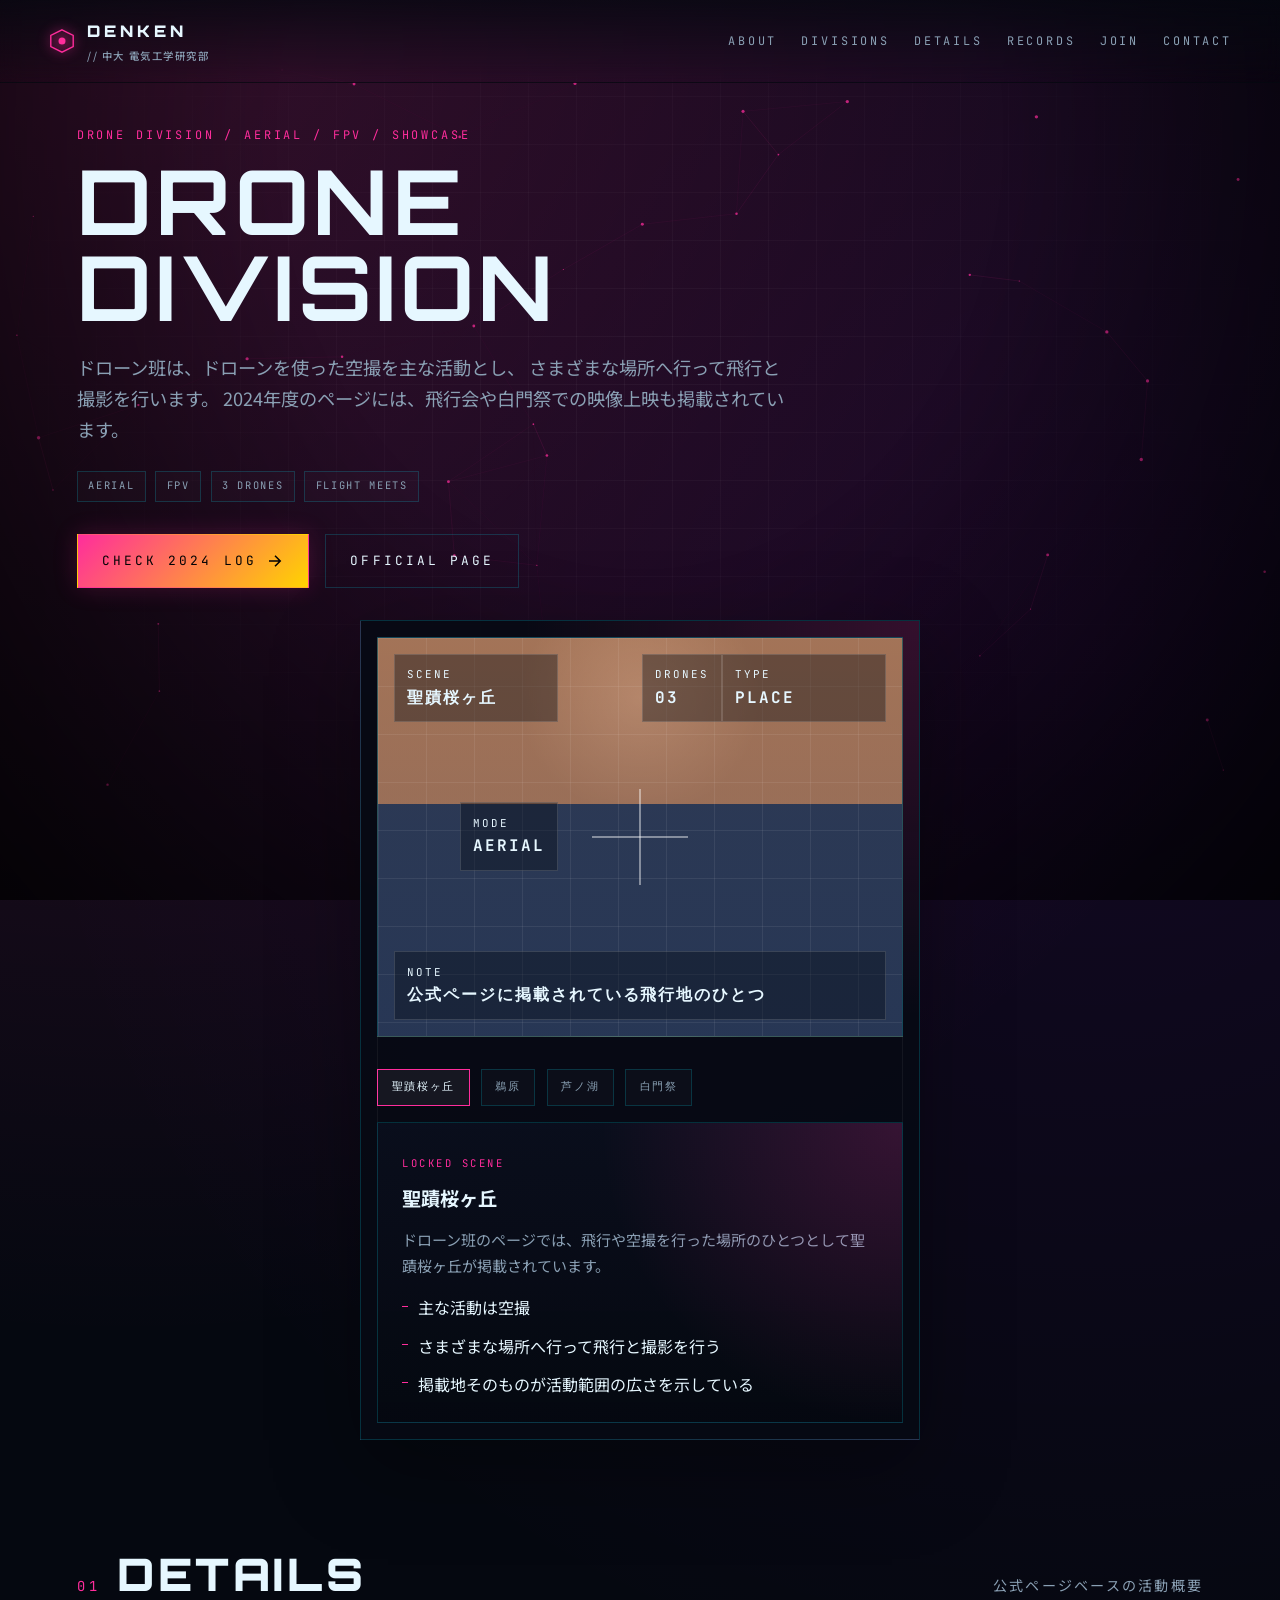
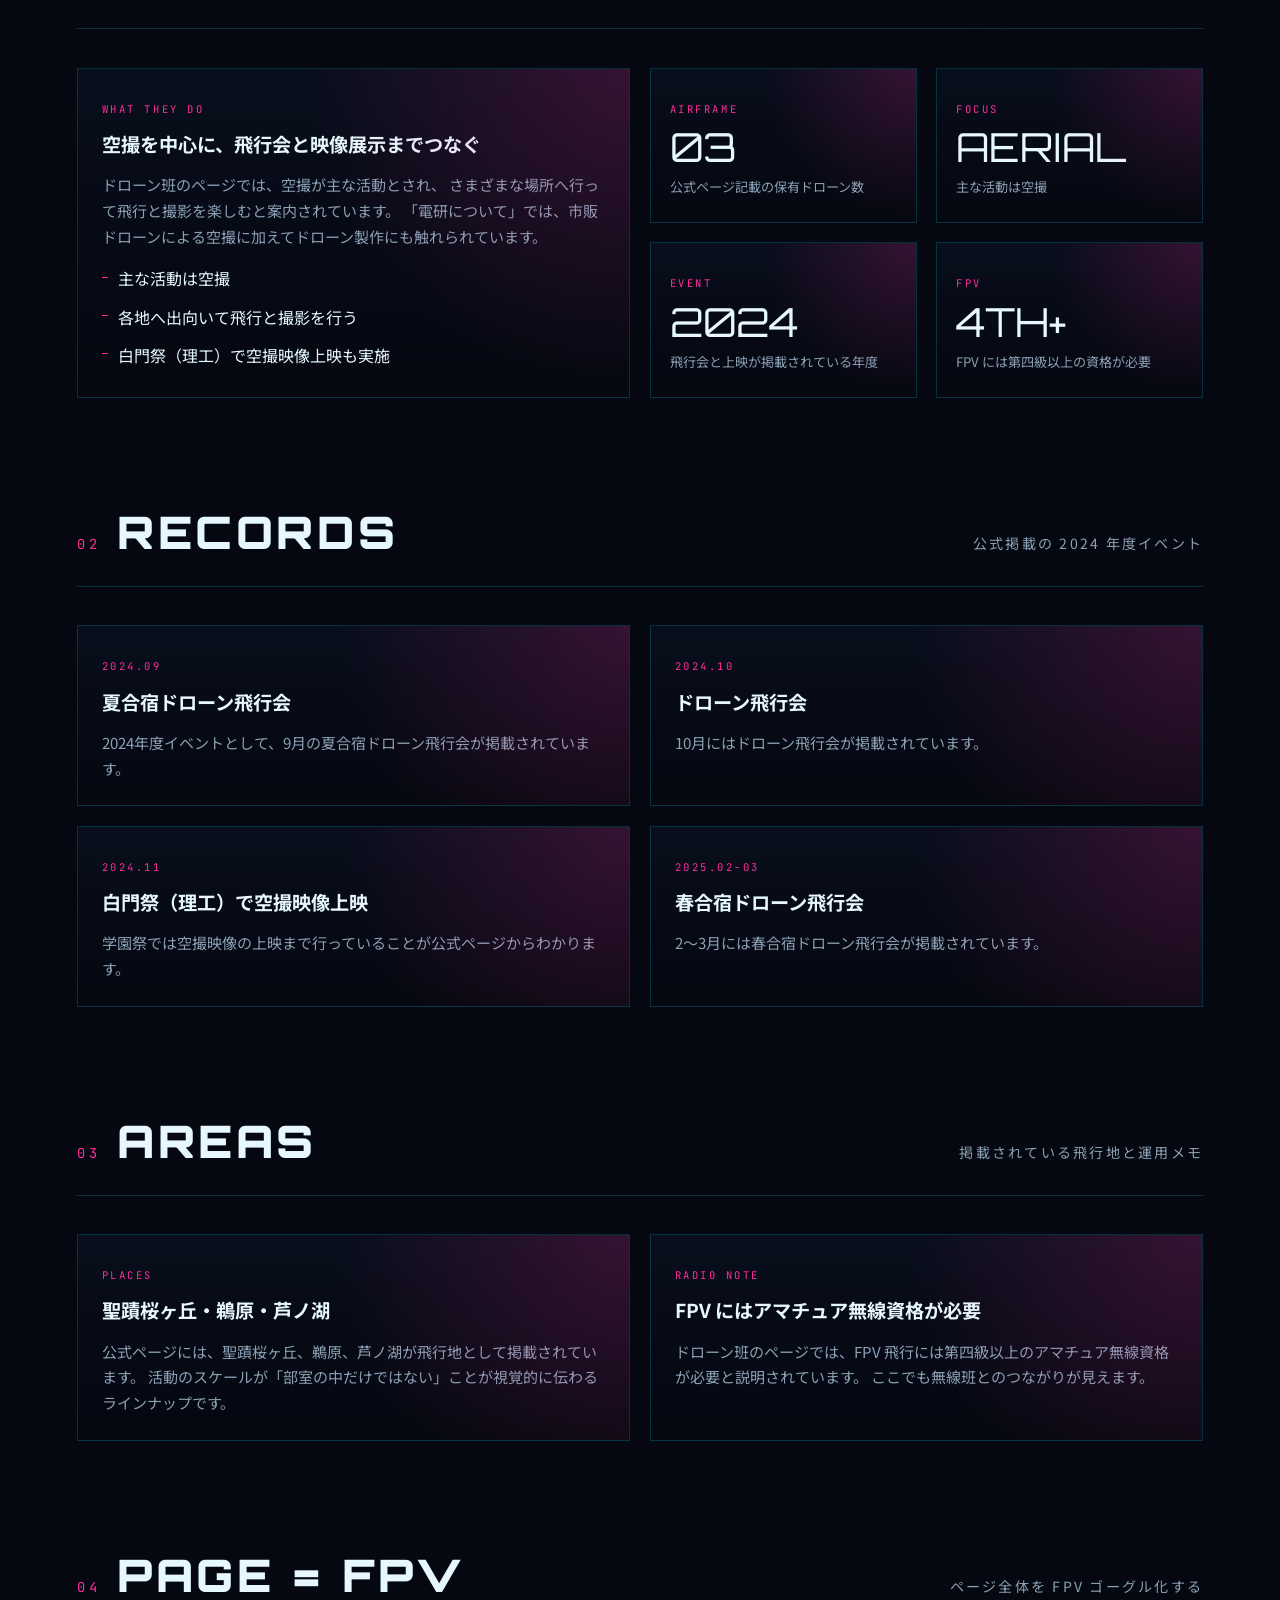
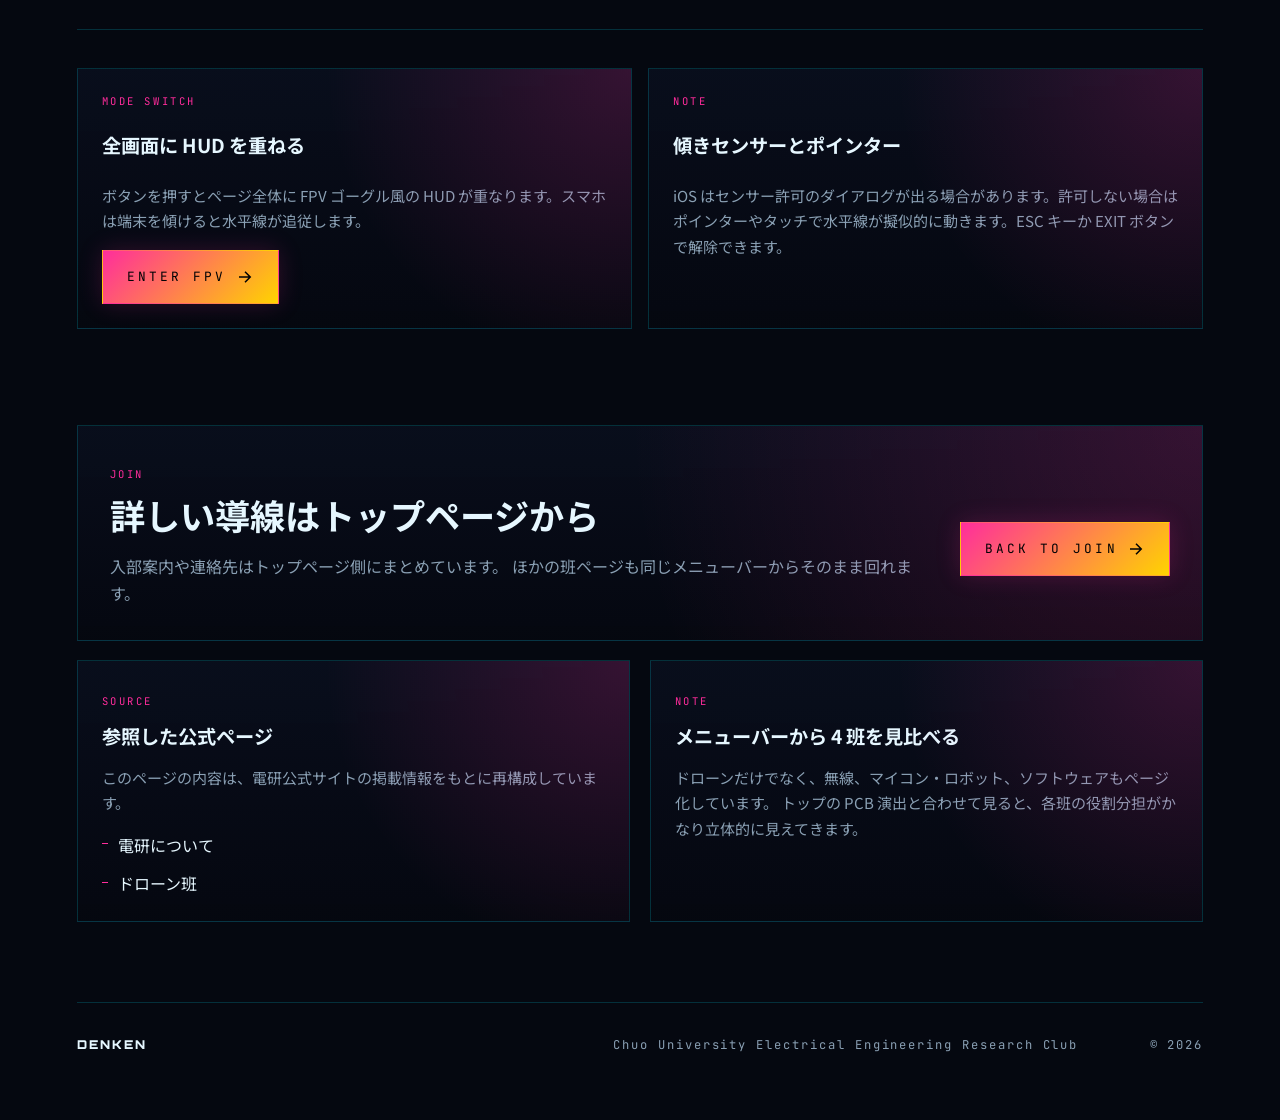
<file: drone.html>
<!DOCTYPE html>
<html lang="ja">

<head>
    <meta charset="UTF-8" />
    <meta name="viewport" content="width=device-width, initial-scale=1.0" />
    <meta http-equiv="Cache-Control" content="no-store, max-age=0" />
    <meta http-equiv="Pragma" content="no-cache" />
    <meta http-equiv="Expires" content="0" />
    <meta name="robots" content="noindex, nofollow" />
    <meta name="description" content="中央大学 電気工学研究部 ドローン班。空撮、飛行会、掲載された飛行地、白門祭での映像上映などを紹介。" />
    <title>DENKEN // Drone Division</title>
    <link rel="preconnect" href="https://fonts.googleapis.com" />
    <link rel="preconnect" href="https://fonts.gstatic.com" crossorigin />
    <link
        href="https://fonts.googleapis.com/css2?family=JetBrains+Mono:wght@300;500;700&amp;family=Orbitron:wght@500;700;900&amp;family=Noto+Sans+JP:wght@300;500;700&amp;display=swap"
        rel="stylesheet" />
    <link rel="stylesheet" href="division.css?v=20260419-1315" />
    <script src="division.js?v=20260419-1315" defer></script>
</head>

<body data-division="drone">
    <canvas id="bg-canvas" class="bg-canvas"></canvas>
    <div class="bg-grid"></div>
    <div class="bg-vignette"></div>

    <header class="nav">
        <a href="index.html#top" class="nav__brand">
            <span class="nav__logo" aria-hidden="true">
                <svg viewBox="0 0 40 40">
                    <polygon points="20,4 36,12 36,28 20,36 4,28 4,12" fill="none" stroke="currentColor"
                        stroke-width="2" />
                    <circle cx="20" cy="20" r="5" fill="currentColor" />
                </svg>
            </span>
            <span class="nav__name">DENKEN<span class="nav__sub">// 中大 電気工学研究部</span></span>
        </a>

        <nav class="nav__menu" aria-label="primary">
            <a href="index.html#about">ABOUT</a>
            <div class="nav__group">
                <button class="nav__link" type="button" aria-expanded="false" aria-haspopup="true">
                    <span>DIVISIONS</span>
                </button>
                <div class="nav__panel">
                    <a href="index.html#divisions">Overview</a>
                    <a href="radio.html">Radio</a>
                    <a href="drone.html" aria-current="page">Drone</a>
                    <a href="robot.html">MCU / Robot</a>
                    <a href="software.html">Software</a>
                </div>
            </div>
            <a href="#details">DETAILS</a>
            <a href="#records">RECORDS</a>
            <a href="#join">JOIN</a>
            <a href="index.html#contact">CONTACT</a>
        </nav>

        <button class="nav__toggle" aria-label="menu" aria-expanded="false">
            <span></span><span></span><span></span>
        </button>
    </header>

    <main class="division-page">
        <section class="division-hero">
            <div class="division-hero__copy reveal">
                <p class="division-hero__eyebrow">DRONE DIVISION / AERIAL / FPV / SHOWCASE</p>
                <h1 class="division-hero__title">DRONE<br />DIVISION</h1>
                <p class="division-hero__lead">
                    ドローン班は、ドローンを使った空撮を主な活動とし、
                    さまざまな場所へ行って飛行と撮影を行います。
                    2024年度のページには、飛行会や白門祭での映像上映も掲載されています。
                </p>
                <ul class="division-hero__meta">
                    <li>AERIAL</li>
                    <li>FPV</li>
                    <li>3 DRONES</li>
                    <li>FLIGHT MEETS</li>
                </ul>
                <div class="division-hero__actions">
                    <a href="#records" class="btn btn--primary">
                        <span>CHECK 2024 LOG</span>
                        <svg viewBox="0 0 24 24" aria-hidden="true">
                            <path d="M4 12h14M12 5l7 7-7 7" fill="none" stroke="currentColor" stroke-width="2" />
                        </svg>
                    </a>
                    <a href="https://den-ken.org/drone.html" class="btn btn--ghost" target="_blank"
                        rel="noreferrer">
                        <span>OFFICIAL PAGE</span>
                    </a>
                </div>
            </div>

            <div class="division-hero__visual reveal">
                <div class="visual-shell">
                    <div class="fpv">
                        <div class="fpv__view" id="fpv-view">
                            <div class="fpv__horizon" id="fpv-horizon"></div>
                            <div class="fpv__grid"></div>
                            <div class="fpv__crosshair"></div>
                            <div class="fpv__hud">
                                <div class="fpv__hud-box">
                                    <span>SCENE</span>
                                    <strong id="drone-hud-scene">聖蹟桜ヶ丘</strong>
                                </div>
                                <div class="fpv__hud-box fpv__hud-box--right">
                                    <span>DRONES</span>
                                    <strong>03</strong>
                                </div>
                                <div class="fpv__hud-box">
                                    <span>TYPE</span>
                                    <strong id="drone-hud-type">PLACE</strong>
                                </div>
                                <div class="fpv__hud-box fpv__hud-box--right">
                                    <span>MODE</span>
                                    <strong id="drone-hud-mode">AERIAL</strong>
                                </div>
                                <div class="fpv__hud-box fpv__hud-box--wide">
                                    <span>NOTE</span>
                                    <strong id="drone-hud-note">公式ページに掲載されている飛行地のひとつ</strong>
                                </div>
                            </div>
                        </div>

                        <div class="chip-buttons" aria-label="scene switcher">
                            <button class="is-active" type="button" data-scene="seiseki">聖蹟桜ヶ丘</button>
                            <button type="button" data-scene="ubara">鵜原</button>
                            <button type="button" data-scene="ashinoko">芦ノ湖</button>
                            <button type="button" data-scene="hakumon">白門祭</button>
                        </div>

                        <div class="panel">
                            <span class="panel__kicker">LOCKED SCENE</span>
                            <h2 class="panel__title" id="drone-title">聖蹟桜ヶ丘</h2>
                            <p id="drone-body">ドローン班のページでは、飛行や空撮を行った場所のひとつとして聖蹟桜ヶ丘が掲載されています。</p>
                            <ul class="bullet-list" id="drone-points">
                                <li>主な活動は空撮</li>
                                <li>さまざまな場所へ行って飛行と撮影を行う</li>
                                <li>掲載地そのものが活動範囲の広さを示している</li>
                            </ul>
                        </div>
                    </div>
                </div>
            </div>
        </section>

        <section id="details" class="section">
            <div class="section__head">
                <span class="section__num">01</span>
                <h2 class="section__title">DETAILS</h2>
                <span class="section__sub">公式ページベースの活動概要</span>
            </div>

            <div class="grid-2">
                <article class="panel reveal">
                    <span class="panel__kicker">WHAT THEY DO</span>
                    <h3 class="panel__title">空撮を中心に、飛行会と映像展示までつなぐ</h3>
                    <p>
                        ドローン班のページでは、空撮が主な活動とされ、
                        さまざまな場所へ行って飛行と撮影を楽しむと案内されています。
                        「電研について」では、市販ドローンによる空撮に加えてドローン製作にも触れられています。
                    </p>
                    <ul class="bullet-list">
                        <li>主な活動は空撮</li>
                        <li>各地へ出向いて飛行と撮影を行う</li>
                        <li>白門祭（理工）で空撮映像上映も実施</li>
                    </ul>
                </article>

                <div class="grid-4 reveal">
                    <article class="metric">
                        <div class="metric__kicker">AIRFRAME</div>
                        <div class="metric__value">03</div>
                        <div class="metric__note">公式ページ記載の保有ドローン数</div>
                    </article>
                    <article class="metric">
                        <div class="metric__kicker">FOCUS</div>
                        <div class="metric__value">AERIAL</div>
                        <div class="metric__note">主な活動は空撮</div>
                    </article>
                    <article class="metric">
                        <div class="metric__kicker">EVENT</div>
                        <div class="metric__value">2024</div>
                        <div class="metric__note">飛行会と上映が掲載されている年度</div>
                    </article>
                    <article class="metric">
                        <div class="metric__kicker">FPV</div>
                        <div class="metric__value">4TH+</div>
                        <div class="metric__note">FPV には第四級以上の資格が必要</div>
                    </article>
                </div>
            </div>
        </section>

        <section id="records" class="section">
            <div class="section__head">
                <span class="section__num">02</span>
                <h2 class="section__title">RECORDS</h2>
                <span class="section__sub">公式掲載の 2024 年度イベント</span>
            </div>

            <div class="grid-4">
                <article class="timeline-card reveal">
                    <span class="timeline-card__kicker">2024.09</span>
                    <h3 class="timeline-card__title">夏合宿ドローン飛行会</h3>
                    <p>2024年度イベントとして、9月の夏合宿ドローン飛行会が掲載されています。</p>
                </article>
                <article class="timeline-card reveal">
                    <span class="timeline-card__kicker">2024.10</span>
                    <h3 class="timeline-card__title">ドローン飛行会</h3>
                    <p>10月にはドローン飛行会が掲載されています。</p>
                </article>
                <article class="timeline-card reveal">
                    <span class="timeline-card__kicker">2024.11</span>
                    <h3 class="timeline-card__title">白門祭（理工）で空撮映像上映</h3>
                    <p>学園祭では空撮映像の上映まで行っていることが公式ページからわかります。</p>
                </article>
                <article class="timeline-card reveal">
                    <span class="timeline-card__kicker">2025.02-03</span>
                    <h3 class="timeline-card__title">春合宿ドローン飛行会</h3>
                    <p>2〜3月には春合宿ドローン飛行会が掲載されています。</p>
                </article>
            </div>
        </section>

        <section class="section">
            <div class="section__head">
                <span class="section__num">03</span>
                <h2 class="section__title">AREAS</h2>
                <span class="section__sub">掲載されている飛行地と運用メモ</span>
            </div>

            <div class="grid-2">
                <article class="project-card reveal">
                    <span class="project-card__kicker">PLACES</span>
                    <h3 class="project-card__title">聖蹟桜ヶ丘・鵜原・芦ノ湖</h3>
                    <p>
                        公式ページには、聖蹟桜ヶ丘、鵜原、芦ノ湖が飛行地として掲載されています。
                        活動のスケールが「部室の中だけではない」ことが視覚的に伝わるラインナップです。
                    </p>
                </article>
                <article class="project-card reveal">
                    <span class="project-card__kicker">RADIO NOTE</span>
                    <h3 class="project-card__title">FPV にはアマチュア無線資格が必要</h3>
                    <p>
                        ドローン班のページでは、FPV 飛行には第四級以上のアマチュア無線資格が必要と説明されています。
                        ここでも無線班とのつながりが見えます。
                    </p>
                </article>
            </div>
        </section>

        <section id="fpv-mode" class="section">
            <div class="section__head">
                <span class="section__num">04</span>
                <h2 class="section__title">PAGE = FPV</h2>
                <span class="section__sub">ページ全体を FPV ゴーグル化する</span>
            </div>

            <div class="fpv-launcher">
                <article class="panel reveal">
                    <span class="panel__kicker">MODE SWITCH</span>
                    <h3 class="panel__title">全画面に HUD を重ねる</h3>
                    <p>ボタンを押すとページ全体に FPV ゴーグル風の HUD が重なります。スマホは端末を傾けると水平線が追従します。</p>
                    <button class="btn btn--primary" id="fpv-toggle" type="button">
                        <span>ENTER FPV</span>
                        <svg viewBox="0 0 24 24" aria-hidden="true">
                            <path d="M4 12h14M12 5l7 7-7 7" fill="none" stroke="currentColor" stroke-width="2" />
                        </svg>
                    </button>
                </article>
                <article class="panel reveal">
                    <span class="panel__kicker">NOTE</span>
                    <h3 class="panel__title">傾きセンサーとポインター</h3>
                    <p>iOS はセンサー許可のダイアログが出る場合があります。許可しない場合はポインターやタッチで水平線が擬似的に動きます。ESC キーか EXIT ボタンで解除できます。</p>
                </article>
            </div>
        </section>

        <section id="join" class="section">
            <div class="cta-panel reveal">
                <div>
                    <span class="panel__kicker">JOIN</span>
                    <h2 class="cta-panel__title">詳しい導線はトップページから</h2>
                    <p class="cta-panel__copy">
                        入部案内や連絡先はトップページ側にまとめています。
                        ほかの班ページも同じメニューバーからそのまま回れます。
                    </p>
                </div>
                <div class="division-hero__actions">
                    <a href="index.html#join" class="btn btn--primary">
                        <span>BACK TO JOIN</span>
                        <svg viewBox="0 0 24 24" aria-hidden="true">
                            <path d="M4 12h14M12 5l7 7-7 7" fill="none" stroke="currentColor" stroke-width="2" />
                        </svg>
                    </a>
                </div>
            </div>

            <div class="grid-2 stack-top">
                <article class="source-card reveal">
                    <span class="source-card__kicker">SOURCE</span>
                    <h3 class="source-card__title">参照した公式ページ</h3>
                    <p>このページの内容は、電研公式サイトの掲載情報をもとに再構成しています。</p>
                    <ul class="source-list">
                        <li><a href="https://den-ken.org/about.html" target="_blank" rel="noreferrer">電研について</a></li>
                        <li><a href="https://den-ken.org/drone.html" target="_blank" rel="noreferrer">ドローン班</a></li>
                    </ul>
                </article>
                <article class="panel reveal">
                    <span class="panel__kicker">NOTE</span>
                    <h3 class="panel__title">メニューバーから 4 班を見比べる</h3>
                    <p>
                        ドローンだけでなく、無線、マイコン・ロボット、ソフトウェアもページ化しています。
                        トップの PCB 演出と合わせて見ると、各班の役割分担がかなり立体的に見えてきます。
                    </p>
                </article>
            </div>
        </section>

        <footer class="footer">
            <div class="footer__brand">DENKEN</div>
            <div>Chuo University Electrical Engineering Research Club</div>
            <div class="footer__copy">© <span id="year"></span></div>
        </footer>
    </main>
</body>

</html>
</file>
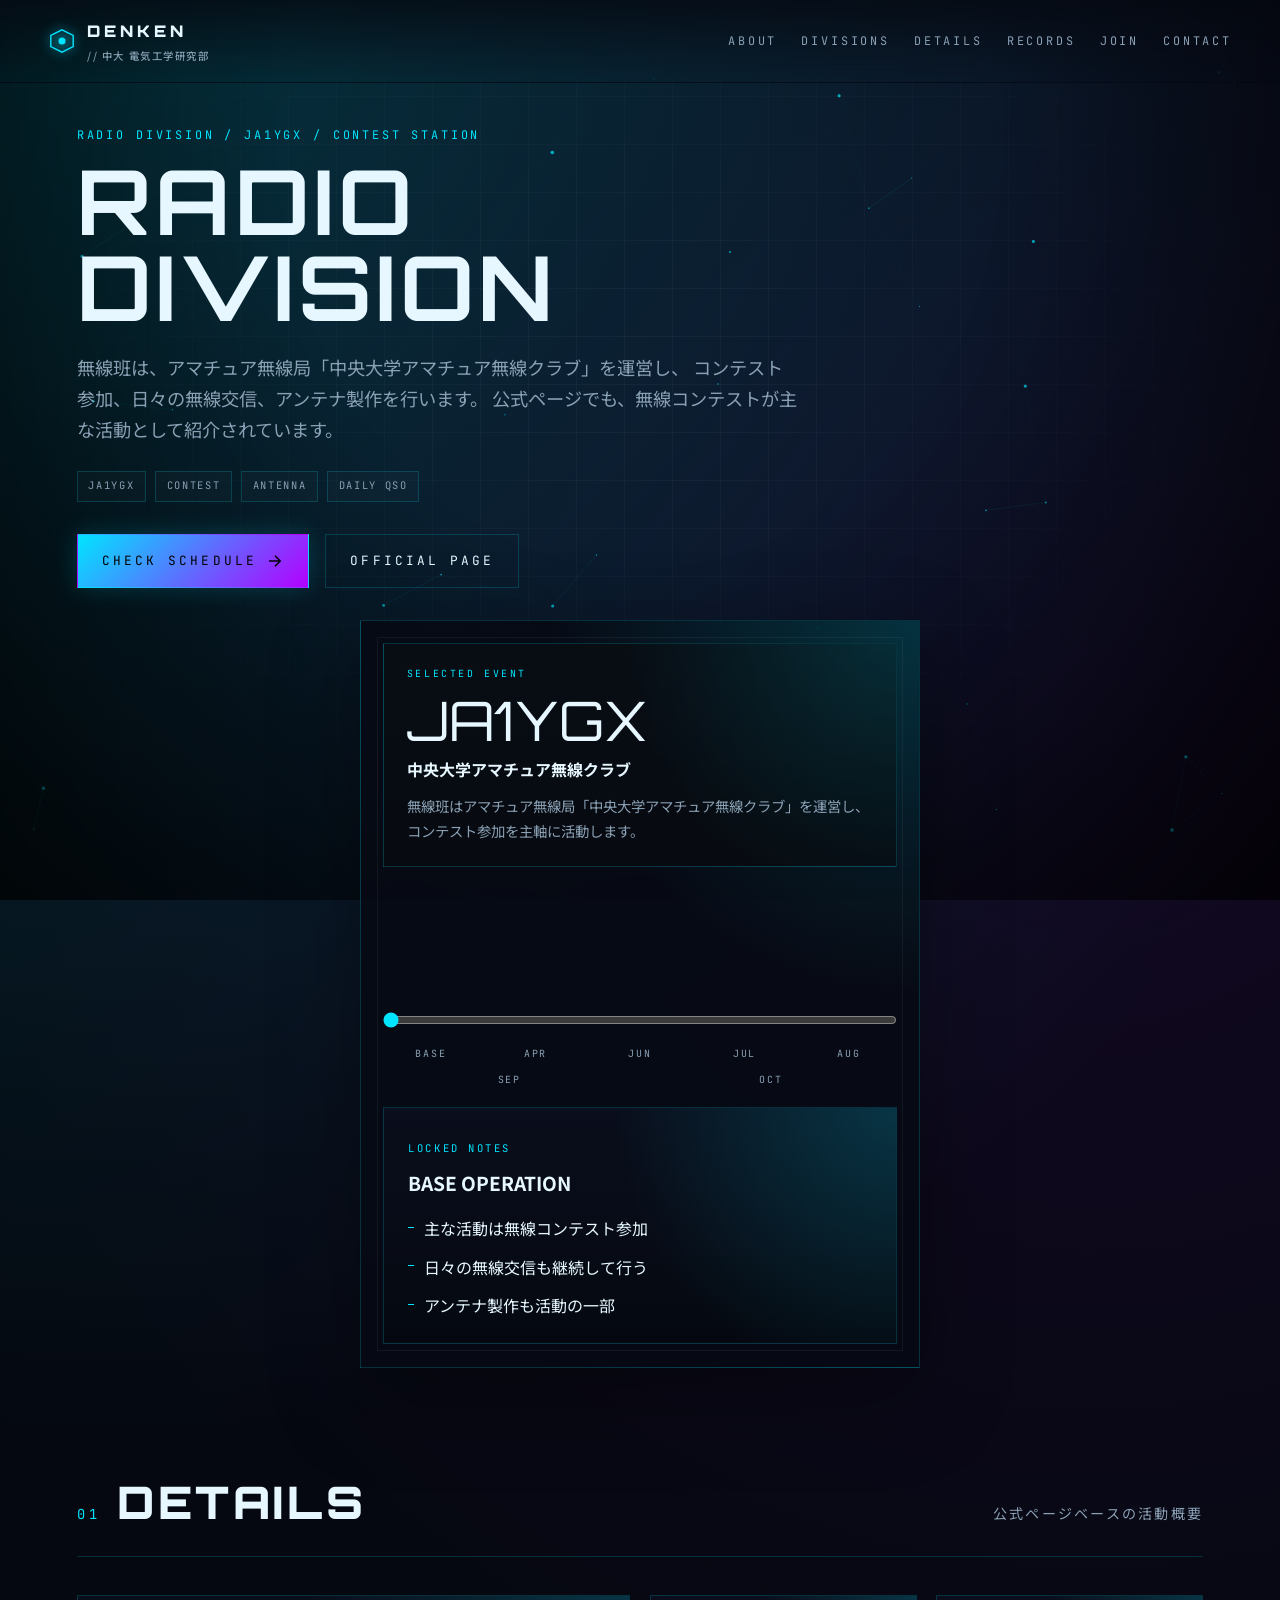
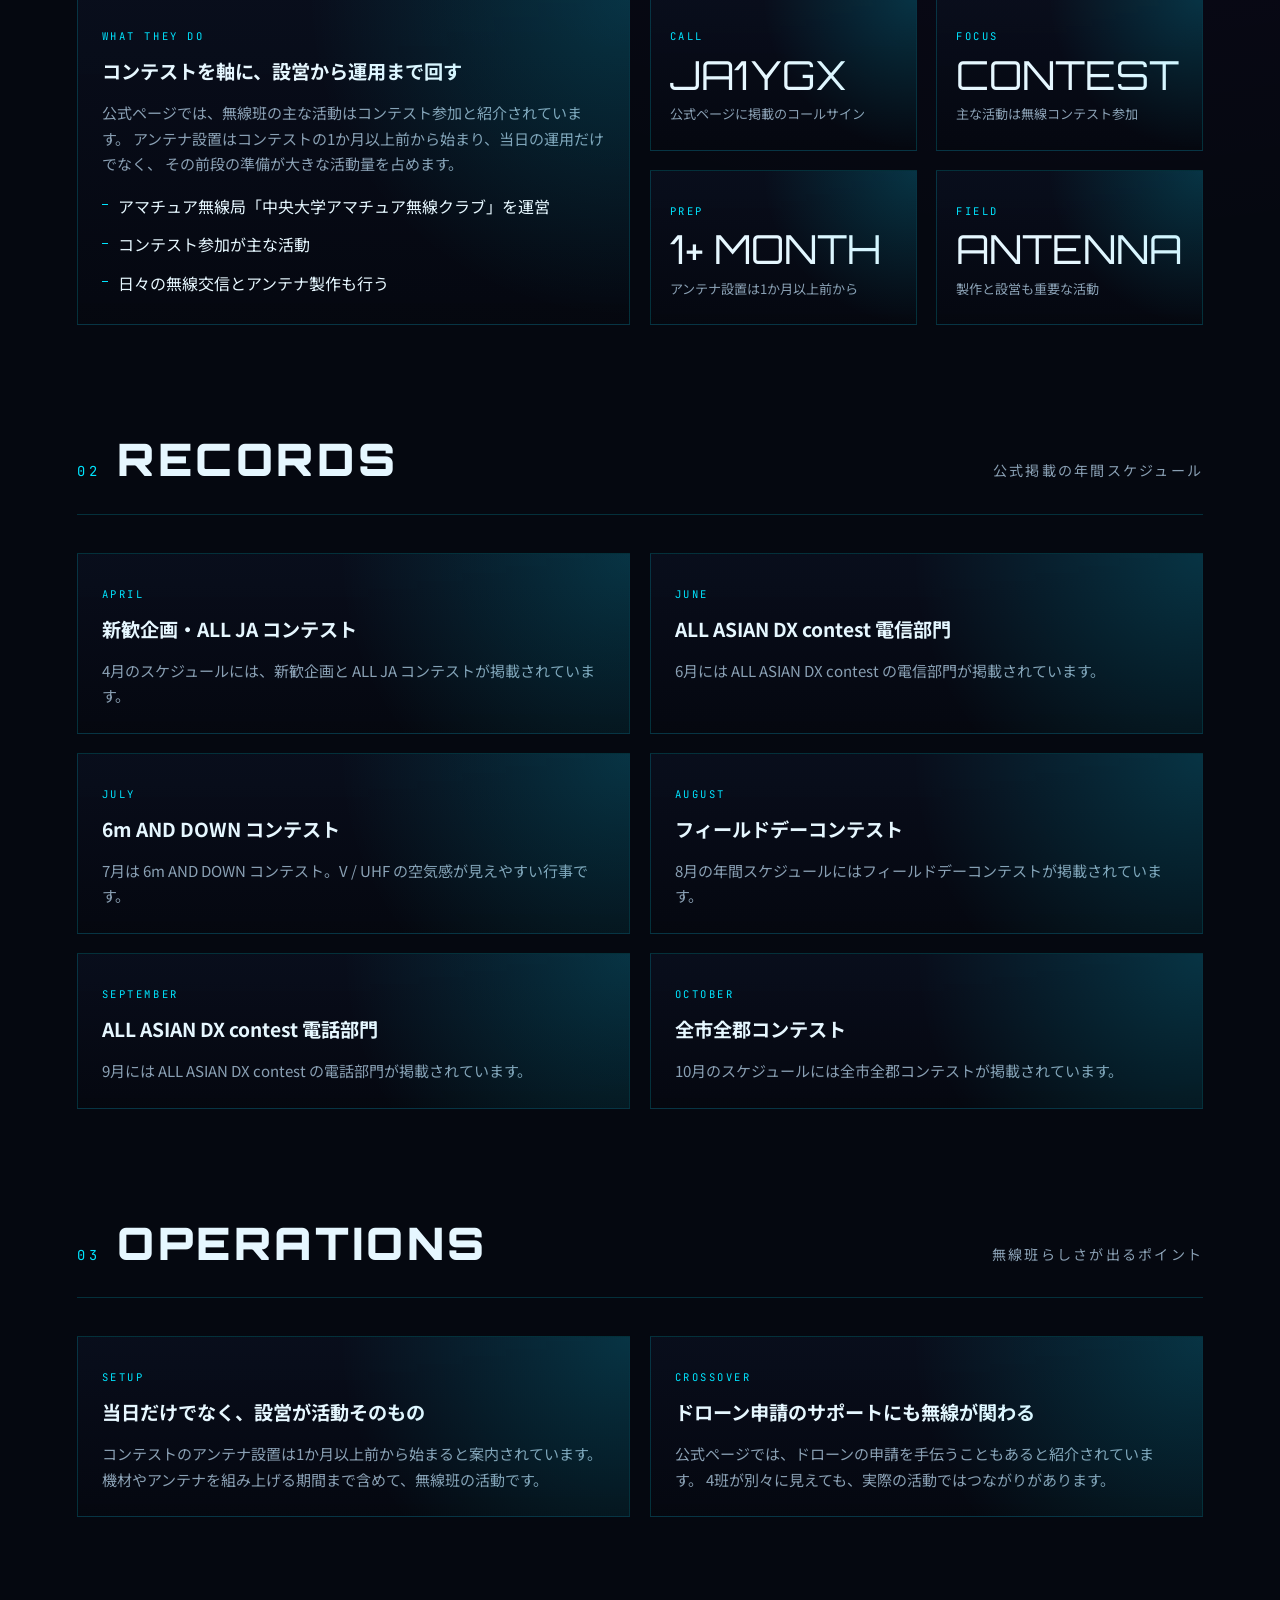
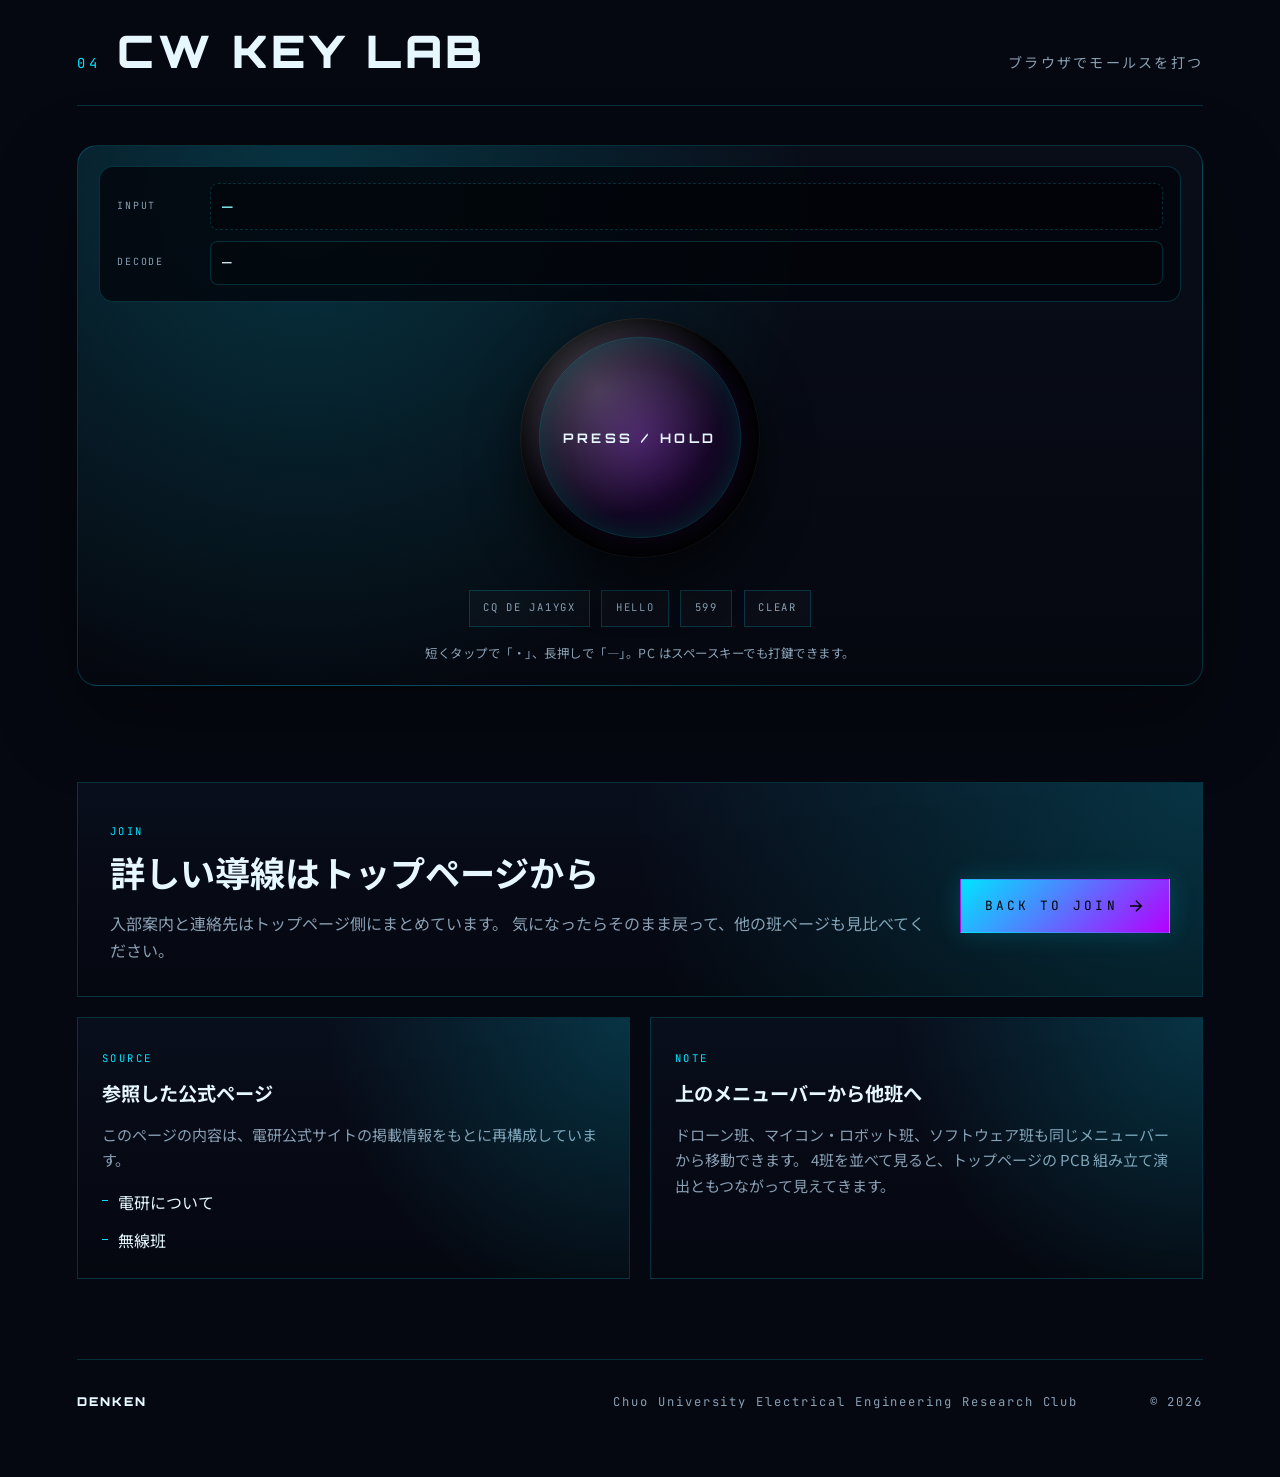
<file: radio.html>
<!DOCTYPE html>
<html lang="ja">

<head>
    <meta charset="UTF-8" />
    <meta name="viewport" content="width=device-width, initial-scale=1.0" />
    <meta http-equiv="Cache-Control" content="no-store, max-age=0" />
    <meta http-equiv="Pragma" content="no-cache" />
    <meta http-equiv="Expires" content="0" />
    <meta name="robots" content="noindex, nofollow" />
    <meta name="description" content="中央大学 電気工学研究部 無線班。JA1YGX の運用、無線コンテスト参加、アンテナ製作などを紹介。" />
    <title>DENKEN // Radio Division</title>
    <link rel="preconnect" href="https://fonts.googleapis.com" />
    <link rel="preconnect" href="https://fonts.gstatic.com" crossorigin />
    <link
        href="https://fonts.googleapis.com/css2?family=JetBrains+Mono:wght@300;500;700&amp;family=Orbitron:wght@500;700;900&amp;family=Noto+Sans+JP:wght@300;500;700&amp;display=swap"
        rel="stylesheet" />
    <link rel="stylesheet" href="division.css?v=20260419-1315" />
    <script src="division.js?v=20260419-1315" defer></script>
</head>

<body data-division="radio">
    <canvas id="bg-canvas" class="bg-canvas"></canvas>
    <div class="bg-grid"></div>
    <div class="bg-vignette"></div>

    <header class="nav">
        <a href="index.html#top" class="nav__brand">
            <span class="nav__logo" aria-hidden="true">
                <svg viewBox="0 0 40 40">
                    <polygon points="20,4 36,12 36,28 20,36 4,28 4,12" fill="none" stroke="currentColor"
                        stroke-width="2" />
                    <circle cx="20" cy="20" r="5" fill="currentColor" />
                </svg>
            </span>
            <span class="nav__name">DENKEN<span class="nav__sub">// 中大 電気工学研究部</span></span>
        </a>

        <nav class="nav__menu" aria-label="primary">
            <a href="index.html#about">ABOUT</a>
            <div class="nav__group">
                <button class="nav__link" type="button" aria-expanded="false" aria-haspopup="true">
                    <span>DIVISIONS</span>
                </button>
                <div class="nav__panel">
                    <a href="index.html#divisions">Overview</a>
                    <a href="radio.html" aria-current="page">Radio</a>
                    <a href="drone.html">Drone</a>
                    <a href="robot.html">MCU / Robot</a>
                    <a href="software.html">Software</a>
                </div>
            </div>
            <a href="#details">DETAILS</a>
            <a href="#records">RECORDS</a>
            <a href="#join">JOIN</a>
            <a href="index.html#contact">CONTACT</a>
        </nav>

        <button class="nav__toggle" aria-label="menu" aria-expanded="false">
            <span></span><span></span><span></span>
        </button>
    </header>

    <main class="division-page">
        <section class="division-hero">
            <div class="division-hero__copy reveal">
                <p class="division-hero__eyebrow">RADIO DIVISION / JA1YGX / CONTEST STATION</p>
                <h1 class="division-hero__title">RADIO<br />DIVISION</h1>
                <p class="division-hero__lead">
                    無線班は、アマチュア無線局「中央大学アマチュア無線クラブ」を運営し、
                    コンテスト参加、日々の無線交信、アンテナ製作を行います。
                    公式ページでも、無線コンテストが主な活動として紹介されています。
                </p>
                <ul class="division-hero__meta">
                    <li>JA1YGX</li>
                    <li>CONTEST</li>
                    <li>ANTENNA</li>
                    <li>DAILY QSO</li>
                </ul>
                <div class="division-hero__actions">
                    <a href="#records" class="btn btn--primary">
                        <span>CHECK SCHEDULE</span>
                        <svg viewBox="0 0 24 24" aria-hidden="true">
                            <path d="M4 12h14M12 5l7 7-7 7" fill="none" stroke="currentColor" stroke-width="2" />
                        </svg>
                    </a>
                    <a href="https://den-ken.org/radio.html" class="btn btn--ghost" target="_blank" rel="noreferrer">
                        <span>OFFICIAL PAGE</span>
                    </a>
                </div>
            </div>

            <div class="division-hero__visual reveal">
                <div class="visual-shell">
                    <div class="radio-console">
                        <div class="radio-console__screen">
                            <div class="radio-console__eyebrow">SELECTED EVENT</div>
                            <div class="radio-console__freq" id="radio-code">JA1YGX</div>
                            <h2 class="radio-console__title" id="radio-title">中央大学アマチュア無線クラブ</h2>
                            <p class="radio-console__body" id="radio-body">
                                無線班はアマチュア無線局「中央大学アマチュア無線クラブ」を運営し、コンテスト参加を主軸に活動します。
                            </p>
                        </div>

                        <div class="radio-console__meter" id="radio-meter" aria-hidden="true">
                            <span class="is-active"></span>
                            <span></span>
                            <span></span>
                            <span></span>
                            <span></span>
                            <span></span>
                            <span></span>
                        </div>

                        <input class="radio-console__dial" id="radio-dial" type="range" min="0" max="6" step="1"
                            value="0" aria-label="radio schedule selector" />

                        <div class="radio-console__labels" aria-hidden="true">
                            <span>BASE</span>
                            <span>APR</span>
                            <span>JUN</span>
                            <span>JUL</span>
                            <span>AUG</span>
                            <span>SEP</span>
                            <span>OCT</span>
                        </div>

                        <div class="panel">
                            <span class="panel__kicker">LOCKED NOTES</span>
                            <h3 class="panel__title" id="radio-detail-title">BASE OPERATION</h3>
                            <ul class="bullet-list" id="radio-points">
                                <li>主な活動は無線コンテスト参加</li>
                                <li>日々の無線交信も継続して行う</li>
                                <li>アンテナ製作も活動の一部</li>
                            </ul>
                        </div>
                    </div>
                </div>
            </div>
        </section>

        <section id="details" class="section">
            <div class="section__head">
                <span class="section__num">01</span>
                <h2 class="section__title">DETAILS</h2>
                <span class="section__sub">公式ページベースの活動概要</span>
            </div>

            <div class="grid-2">
                <article class="panel reveal">
                    <span class="panel__kicker">WHAT THEY DO</span>
                    <h3 class="panel__title">コンテストを軸に、設営から運用まで回す</h3>
                    <p>
                        公式ページでは、無線班の主な活動はコンテスト参加と紹介されています。
                        アンテナ設置はコンテストの1か月以上前から始まり、当日の運用だけでなく、
                        その前段の準備が大きな活動量を占めます。
                    </p>
                    <ul class="bullet-list">
                        <li>アマチュア無線局「中央大学アマチュア無線クラブ」を運営</li>
                        <li>コンテスト参加が主な活動</li>
                        <li>日々の無線交信とアンテナ製作も行う</li>
                    </ul>
                </article>

                <div class="grid-4 reveal">
                    <article class="metric">
                        <div class="metric__kicker">CALL</div>
                        <div class="metric__value">JA1YGX</div>
                        <div class="metric__note">公式ページに掲載のコールサイン</div>
                    </article>
                    <article class="metric">
                        <div class="metric__kicker">FOCUS</div>
                        <div class="metric__value">CONTEST</div>
                        <div class="metric__note">主な活動は無線コンテスト参加</div>
                    </article>
                    <article class="metric">
                        <div class="metric__kicker">PREP</div>
                        <div class="metric__value">1+ MONTH</div>
                        <div class="metric__note">アンテナ設置は1か月以上前から</div>
                    </article>
                    <article class="metric">
                        <div class="metric__kicker">FIELD</div>
                        <div class="metric__value">ANTENNA</div>
                        <div class="metric__note">製作と設営も重要な活動</div>
                    </article>
                </div>
            </div>
        </section>

        <section id="records" class="section">
            <div class="section__head">
                <span class="section__num">02</span>
                <h2 class="section__title">RECORDS</h2>
                <span class="section__sub">公式掲載の年間スケジュール</span>
            </div>

            <div class="grid-3">
                <article class="timeline-card reveal">
                    <span class="timeline-card__kicker">APRIL</span>
                    <h3 class="timeline-card__title">新歓企画・ALL JA コンテスト</h3>
                    <p>4月のスケジュールには、新歓企画と ALL JA コンテストが掲載されています。</p>
                </article>
                <article class="timeline-card reveal">
                    <span class="timeline-card__kicker">JUNE</span>
                    <h3 class="timeline-card__title">ALL ASIAN DX contest 電信部門</h3>
                    <p>6月には ALL ASIAN DX contest の電信部門が掲載されています。</p>
                </article>
                <article class="timeline-card reveal">
                    <span class="timeline-card__kicker">JULY</span>
                    <h3 class="timeline-card__title">6m AND DOWN コンテスト</h3>
                    <p>7月は 6m AND DOWN コンテスト。V / UHF の空気感が見えやすい行事です。</p>
                </article>
                <article class="timeline-card reveal">
                    <span class="timeline-card__kicker">AUGUST</span>
                    <h3 class="timeline-card__title">フィールドデーコンテスト</h3>
                    <p>8月の年間スケジュールにはフィールドデーコンテストが掲載されています。</p>
                </article>
                <article class="timeline-card reveal">
                    <span class="timeline-card__kicker">SEPTEMBER</span>
                    <h3 class="timeline-card__title">ALL ASIAN DX contest 電話部門</h3>
                    <p>9月には ALL ASIAN DX contest の電話部門が掲載されています。</p>
                </article>
                <article class="timeline-card reveal">
                    <span class="timeline-card__kicker">OCTOBER</span>
                    <h3 class="timeline-card__title">全市全郡コンテスト</h3>
                    <p>10月のスケジュールには全市全郡コンテストが掲載されています。</p>
                </article>
            </div>
        </section>

        <section class="section">
            <div class="section__head">
                <span class="section__num">03</span>
                <h2 class="section__title">OPERATIONS</h2>
                <span class="section__sub">無線班らしさが出るポイント</span>
            </div>

            <div class="grid-2">
                <article class="project-card reveal">
                    <span class="project-card__kicker">SETUP</span>
                    <h3 class="project-card__title">当日だけでなく、設営が活動そのもの</h3>
                    <p>
                        コンテストのアンテナ設置は1か月以上前から始まると案内されています。
                        機材やアンテナを組み上げる期間まで含めて、無線班の活動です。
                    </p>
                </article>
                <article class="project-card reveal">
                    <span class="project-card__kicker">CROSSOVER</span>
                    <h3 class="project-card__title">ドローン申請のサポートにも無線が関わる</h3>
                    <p>
                        公式ページでは、ドローンの申請を手伝うこともあると紹介されています。
                        4班が別々に見えても、実際の活動ではつながりがあります。
                    </p>
                </article>
            </div>
        </section>

        <section id="cw" class="section">
            <div class="section__head">
                <span class="section__num">04</span>
                <h2 class="section__title">CW KEY LAB</h2>
                <span class="section__sub">ブラウザでモールスを打つ</span>
            </div>

            <div class="cw reveal">
                <div class="cw__screen">
                    <div class="cw__row">
                        <span class="cw__label">INPUT</span>
                        <div class="cw__morse" id="cw-morse">—</div>
                    </div>
                    <div class="cw__row">
                        <span class="cw__label">DECODE</span>
                        <div class="cw__text" id="cw-text">—</div>
                    </div>
                </div>
                <button class="cw__key" id="cw-key" type="button" aria-label="cw key">
                    <span class="cw__key-ring"></span>
                    <span class="cw__key-label">PRESS / HOLD</span>
                </button>
                <div class="chip-buttons cw__chips" aria-label="cw presets">
                    <button type="button" data-cw-preset="CQ">CQ DE JA1YGX</button>
                    <button type="button" data-cw-preset="HELLO">HELLO</button>
                    <button type="button" data-cw-preset="599">599</button>
                    <button type="button" data-cw-clear>CLEAR</button>
                </div>
                <p class="cw__hint">短くタップで「・」、長押しで「—」。PC はスペースキーでも打鍵できます。</p>
            </div>
        </section>

        <section id="join" class="section">
            <div class="cta-panel reveal">
                <div>
                    <span class="panel__kicker">JOIN</span>
                    <h2 class="cta-panel__title">詳しい導線はトップページから</h2>
                    <p class="cta-panel__copy">
                        入部案内と連絡先はトップページ側にまとめています。
                        気になったらそのまま戻って、他の班ページも見比べてください。
                    </p>
                </div>
                <div class="division-hero__actions">
                    <a href="index.html#join" class="btn btn--primary">
                        <span>BACK TO JOIN</span>
                        <svg viewBox="0 0 24 24" aria-hidden="true">
                            <path d="M4 12h14M12 5l7 7-7 7" fill="none" stroke="currentColor" stroke-width="2" />
                        </svg>
                    </a>
                </div>
            </div>

            <div class="grid-2 stack-top">
                <article class="source-card reveal">
                    <span class="source-card__kicker">SOURCE</span>
                    <h3 class="source-card__title">参照した公式ページ</h3>
                    <p>このページの内容は、電研公式サイトの掲載情報をもとに再構成しています。</p>
                    <ul class="source-list">
                        <li><a href="https://den-ken.org/about.html" target="_blank" rel="noreferrer">電研について</a></li>
                        <li><a href="https://den-ken.org/radio.html" target="_blank" rel="noreferrer">無線班</a></li>
                    </ul>
                </article>
                <article class="panel reveal">
                    <span class="panel__kicker">NOTE</span>
                    <h3 class="panel__title">上のメニューバーから他班へ</h3>
                    <p>
                        ドローン班、マイコン・ロボット班、ソフトウェア班も同じメニューバーから移動できます。
                        4班を並べて見ると、トップページの PCB 組み立て演出ともつながって見えてきます。
                    </p>
                </article>
            </div>
        </section>

        <footer class="footer">
            <div class="footer__brand">DENKEN</div>
            <div>Chuo University Electrical Engineering Research Club</div>
            <div class="footer__copy">© <span id="year"></span></div>
        </footer>
    </main>
</body>

</html>
</file>
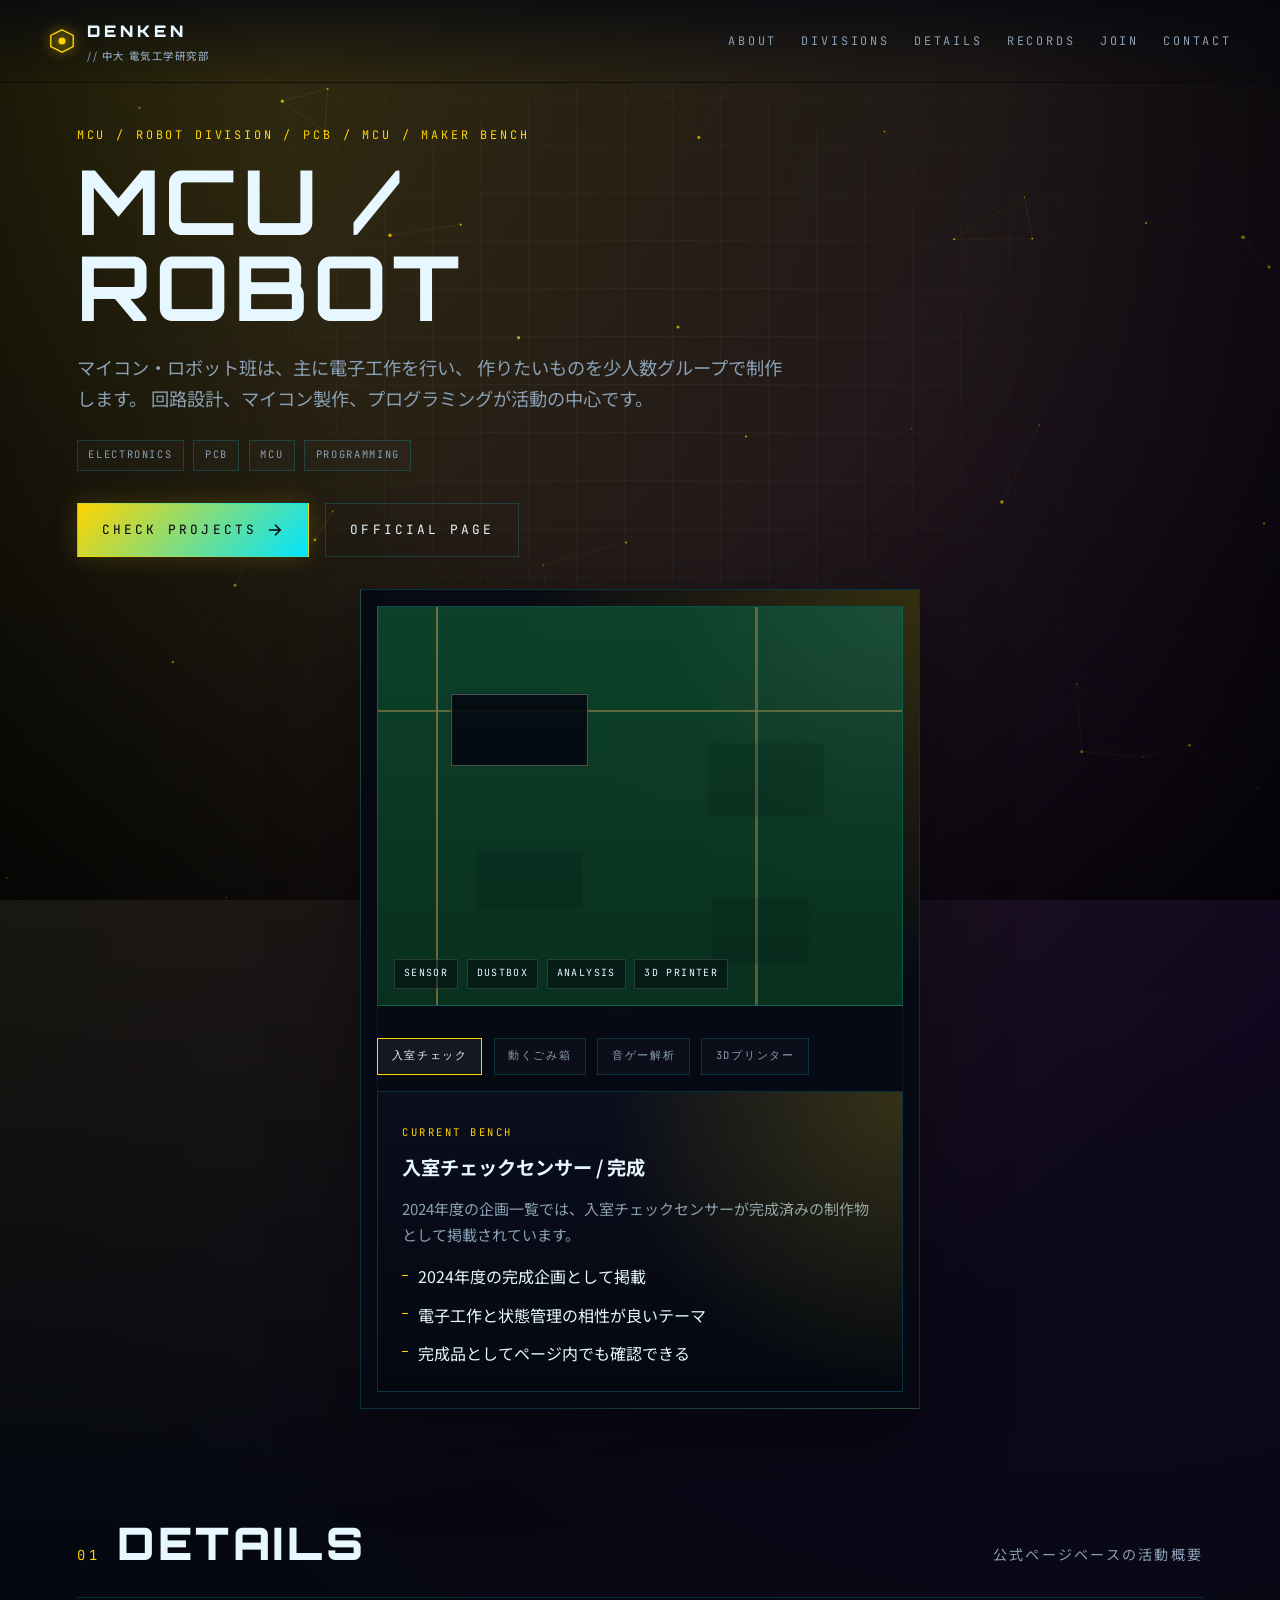
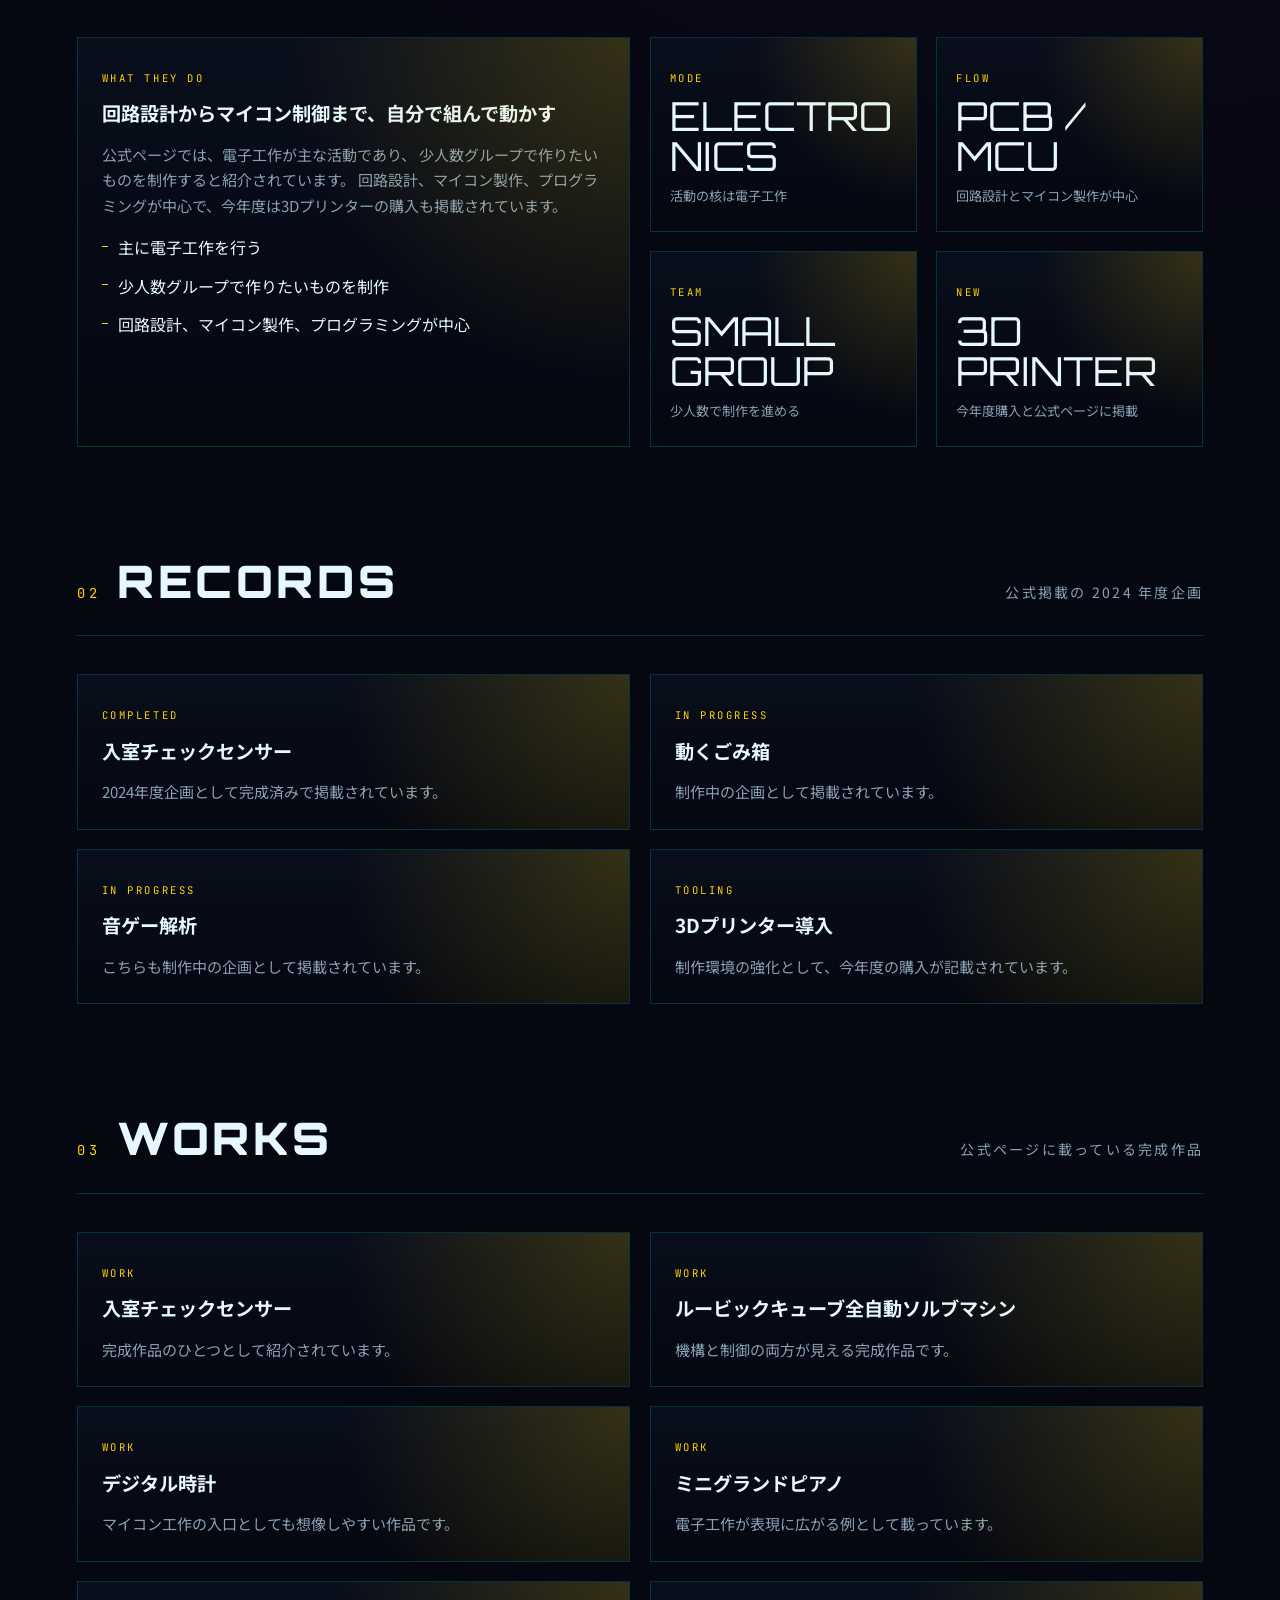
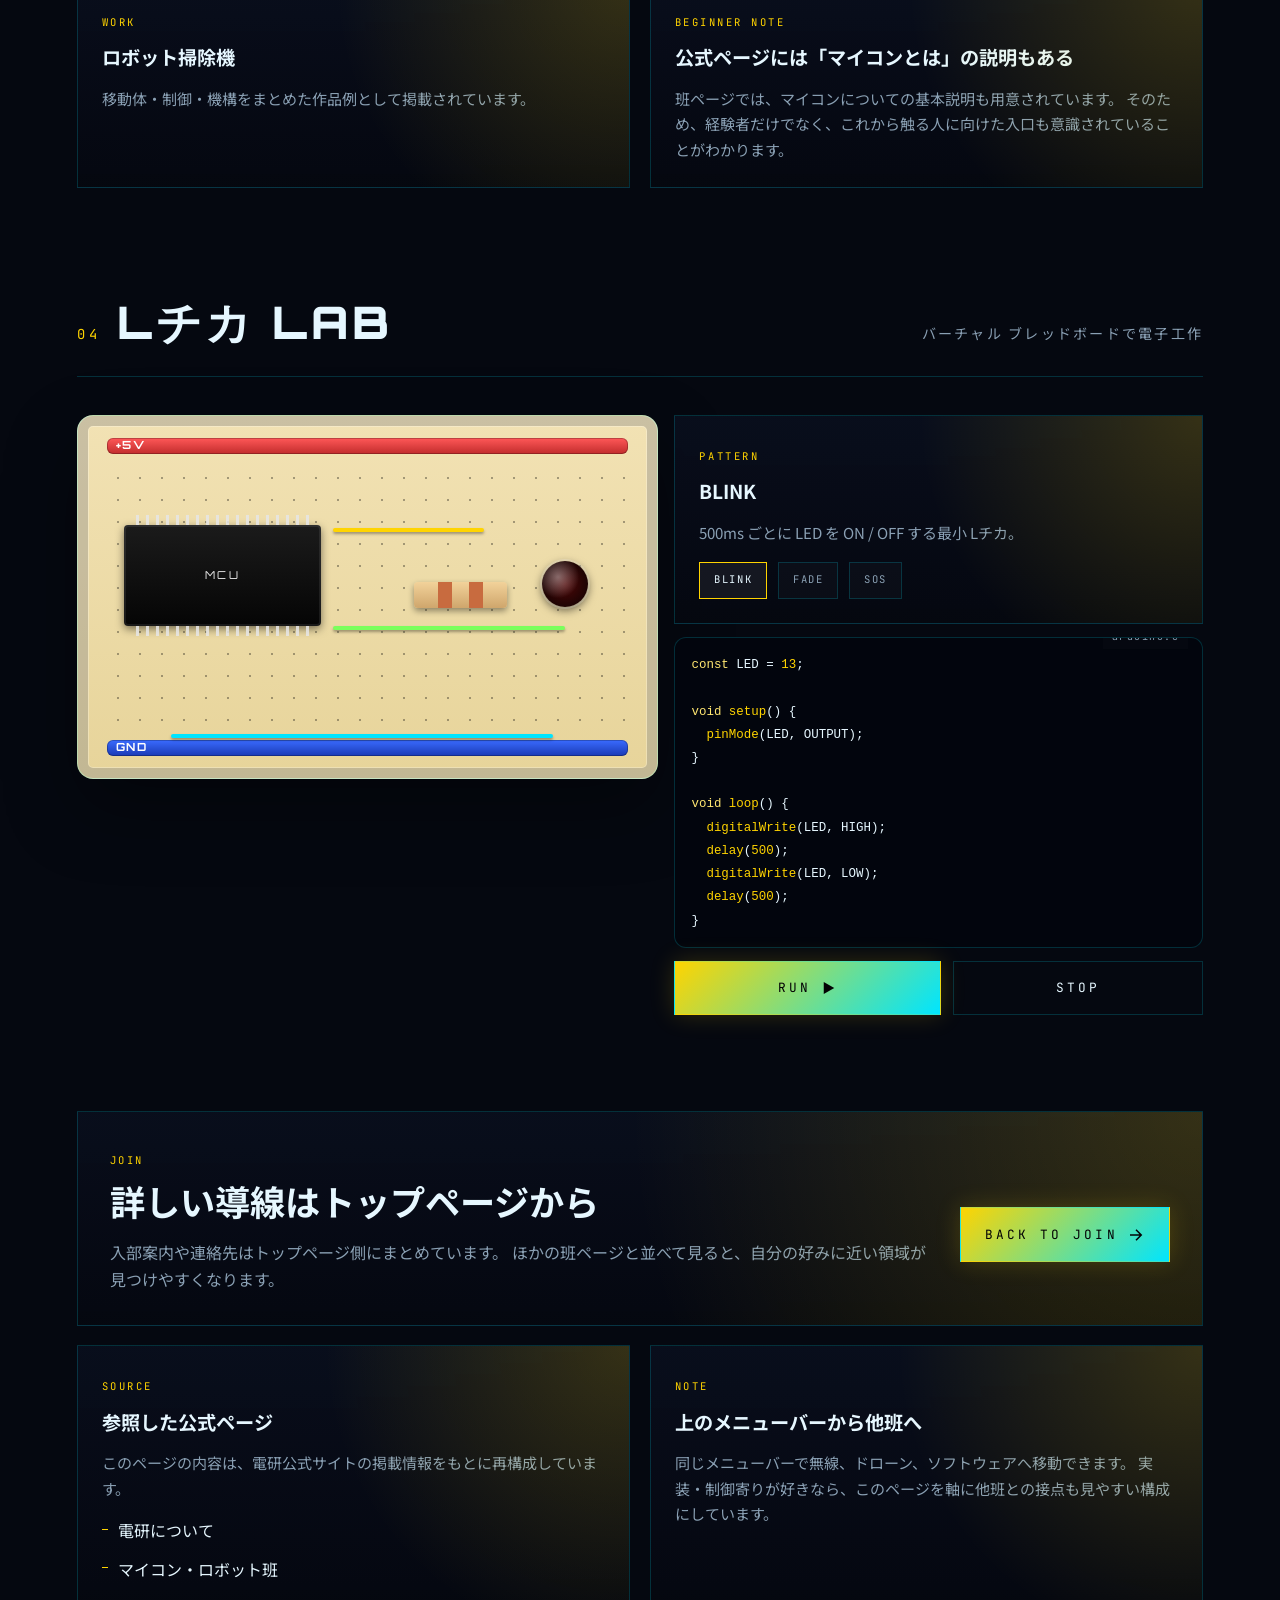
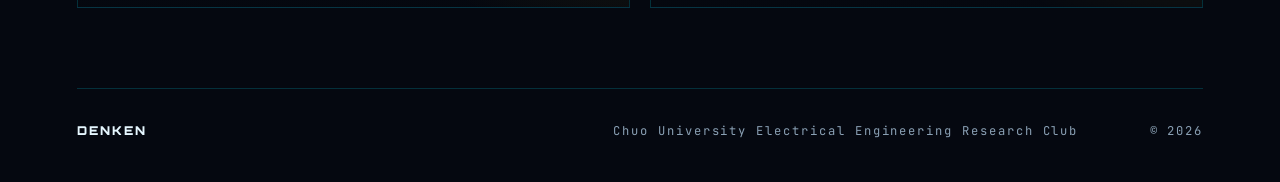
<file: robot.html>
<!DOCTYPE html>
<html lang="ja">

<head>
    <meta charset="UTF-8" />
    <meta name="viewport" content="width=device-width, initial-scale=1.0" />
    <meta http-equiv="Cache-Control" content="no-store, max-age=0" />
    <meta http-equiv="Pragma" content="no-cache" />
    <meta http-equiv="Expires" content="0" />
    <meta name="robots" content="noindex, nofollow" />
    <meta name="description" content="中央大学 電気工学研究部 マイコン・ロボット班。電子工作、回路設計、2024年度企画、完成作品群を紹介。" />
    <title>DENKEN // MCU / Robot Division</title>
    <link rel="preconnect" href="https://fonts.googleapis.com" />
    <link rel="preconnect" href="https://fonts.gstatic.com" crossorigin />
    <link
        href="https://fonts.googleapis.com/css2?family=JetBrains+Mono:wght@300;500;700&amp;family=Orbitron:wght@500;700;900&amp;family=Noto+Sans+JP:wght@300;500;700&amp;display=swap"
        rel="stylesheet" />
    <link rel="stylesheet" href="division.css?v=20260419-1315" />
    <script src="division.js?v=20260419-1315" defer></script>
</head>

<body data-division="robot">
    <canvas id="bg-canvas" class="bg-canvas"></canvas>
    <div class="bg-grid"></div>
    <div class="bg-vignette"></div>

    <header class="nav">
        <a href="index.html#top" class="nav__brand">
            <span class="nav__logo" aria-hidden="true">
                <svg viewBox="0 0 40 40">
                    <polygon points="20,4 36,12 36,28 20,36 4,28 4,12" fill="none" stroke="currentColor"
                        stroke-width="2" />
                    <circle cx="20" cy="20" r="5" fill="currentColor" />
                </svg>
            </span>
            <span class="nav__name">DENKEN<span class="nav__sub">// 中大 電気工学研究部</span></span>
        </a>

        <nav class="nav__menu" aria-label="primary">
            <a href="index.html#about">ABOUT</a>
            <div class="nav__group">
                <button class="nav__link" type="button" aria-expanded="false" aria-haspopup="true">
                    <span>DIVISIONS</span>
                </button>
                <div class="nav__panel">
                    <a href="index.html#divisions">Overview</a>
                    <a href="radio.html">Radio</a>
                    <a href="drone.html">Drone</a>
                    <a href="robot.html" aria-current="page">MCU / Robot</a>
                    <a href="software.html">Software</a>
                </div>
            </div>
            <a href="#details">DETAILS</a>
            <a href="#records">RECORDS</a>
            <a href="#join">JOIN</a>
            <a href="index.html#contact">CONTACT</a>
        </nav>

        <button class="nav__toggle" aria-label="menu" aria-expanded="false">
            <span></span><span></span><span></span>
        </button>
    </header>

    <main class="division-page">
        <section class="division-hero">
            <div class="division-hero__copy reveal">
                <p class="division-hero__eyebrow">MCU / ROBOT DIVISION / PCB / MCU / MAKER BENCH</p>
                <h1 class="division-hero__title">MCU /<br />ROBOT</h1>
                <p class="division-hero__lead">
                    マイコン・ロボット班は、主に電子工作を行い、
                    作りたいものを少人数グループで制作します。
                    回路設計、マイコン製作、プログラミングが活動の中心です。
                </p>
                <ul class="division-hero__meta">
                    <li>ELECTRONICS</li>
                    <li>PCB</li>
                    <li>MCU</li>
                    <li>PROGRAMMING</li>
                </ul>
                <div class="division-hero__actions">
                    <a href="#records" class="btn btn--primary">
                        <span>CHECK PROJECTS</span>
                        <svg viewBox="0 0 24 24" aria-hidden="true">
                            <path d="M4 12h14M12 5l7 7-7 7" fill="none" stroke="currentColor" stroke-width="2" />
                        </svg>
                    </a>
                    <a href="https://den-ken.org/robot.html" class="btn btn--ghost" target="_blank"
                        rel="noreferrer">
                        <span>OFFICIAL PAGE</span>
                    </a>
                </div>
            </div>

            <div class="division-hero__visual reveal">
                <div class="visual-shell">
                    <div class="bench" data-stage="sensor">
                        <div class="bench__board">
                            <div class="bench__trace"></div>
                            <div class="bench__part bench__part--sensor"></div>
                            <div class="bench__part bench__part--dustbox"></div>
                            <div class="bench__part bench__part--cheat"></div>
                            <div class="bench__part bench__part--printer"></div>
                            <ul class="bench__legend">
                                <li>SENSOR</li>
                                <li>DUSTBOX</li>
                                <li>ANALYSIS</li>
                                <li>3D PRINTER</li>
                            </ul>
                        </div>

                        <div class="chip-buttons" aria-label="bench project selector">
                            <button class="is-active" type="button" data-stage="sensor">入室チェック</button>
                            <button type="button" data-stage="dustbox">動くごみ箱</button>
                            <button type="button" data-stage="cheat">音ゲー解析</button>
                            <button type="button" data-stage="printer">3Dプリンター</button>
                        </div>

                        <div class="panel">
                            <span class="panel__kicker">CURRENT BENCH</span>
                            <h2 class="panel__title" id="robot-stage-title">入室チェックセンサー / 完成</h2>
                            <p id="robot-stage-body">2024年度の企画一覧では、入室チェックセンサーが完成済みの制作物として掲載されています。</p>
                            <ul class="bullet-list" id="robot-stage-points">
                                <li>2024年度の完成企画として掲載</li>
                                <li>電子工作と状態管理の相性が良いテーマ</li>
                                <li>完成品としてページ内でも確認できる</li>
                            </ul>
                        </div>
                    </div>
                </div>
            </div>
        </section>

        <section id="details" class="section">
            <div class="section__head">
                <span class="section__num">01</span>
                <h2 class="section__title">DETAILS</h2>
                <span class="section__sub">公式ページベースの活動概要</span>
            </div>

            <div class="grid-2">
                <article class="panel reveal">
                    <span class="panel__kicker">WHAT THEY DO</span>
                    <h3 class="panel__title">回路設計からマイコン制御まで、自分で組んで動かす</h3>
                    <p>
                        公式ページでは、電子工作が主な活動であり、
                        少人数グループで作りたいものを制作すると紹介されています。
                        回路設計、マイコン製作、プログラミングが中心で、今年度は3Dプリンターの購入も掲載されています。
                    </p>
                    <ul class="bullet-list">
                        <li>主に電子工作を行う</li>
                        <li>少人数グループで作りたいものを制作</li>
                        <li>回路設計、マイコン製作、プログラミングが中心</li>
                    </ul>
                </article>

                <div class="grid-4 reveal">
                    <article class="metric">
                        <div class="metric__kicker">MODE</div>
                        <div class="metric__value">ELECTRONICS</div>
                        <div class="metric__note">活動の核は電子工作</div>
                    </article>
                    <article class="metric">
                        <div class="metric__kicker">FLOW</div>
                        <div class="metric__value">PCB / MCU</div>
                        <div class="metric__note">回路設計とマイコン製作が中心</div>
                    </article>
                    <article class="metric">
                        <div class="metric__kicker">TEAM</div>
                        <div class="metric__value">SMALL GROUP</div>
                        <div class="metric__note">少人数で制作を進める</div>
                    </article>
                    <article class="metric">
                        <div class="metric__kicker">NEW</div>
                        <div class="metric__value">3D PRINTER</div>
                        <div class="metric__note">今年度購入と公式ページに掲載</div>
                    </article>
                </div>
            </div>
        </section>

        <section id="records" class="section">
            <div class="section__head">
                <span class="section__num">02</span>
                <h2 class="section__title">RECORDS</h2>
                <span class="section__sub">公式掲載の 2024 年度企画</span>
            </div>

            <div class="grid-4">
                <article class="project-card reveal">
                    <span class="project-card__kicker">COMPLETED</span>
                    <h3 class="project-card__title">入室チェックセンサー</h3>
                    <p>2024年度企画として完成済みで掲載されています。</p>
                </article>
                <article class="project-card reveal">
                    <span class="project-card__kicker">IN PROGRESS</span>
                    <h3 class="project-card__title">動くごみ箱</h3>
                    <p>制作中の企画として掲載されています。</p>
                </article>
                <article class="project-card reveal">
                    <span class="project-card__kicker">IN PROGRESS</span>
                    <h3 class="project-card__title">音ゲー解析</h3>
                    <p>こちらも制作中の企画として掲載されています。</p>
                </article>
                <article class="project-card reveal">
                    <span class="project-card__kicker">TOOLING</span>
                    <h3 class="project-card__title">3Dプリンター導入</h3>
                    <p>制作環境の強化として、今年度の購入が記載されています。</p>
                </article>
            </div>
        </section>

        <section class="section">
            <div class="section__head">
                <span class="section__num">03</span>
                <h2 class="section__title">WORKS</h2>
                <span class="section__sub">公式ページに載っている完成作品</span>
            </div>

            <div class="grid-3">
                <article class="timeline-card reveal">
                    <span class="timeline-card__kicker">WORK</span>
                    <h3 class="timeline-card__title">入室チェックセンサー</h3>
                    <p>完成作品のひとつとして紹介されています。</p>
                </article>
                <article class="timeline-card reveal">
                    <span class="timeline-card__kicker">WORK</span>
                    <h3 class="timeline-card__title">ルービックキューブ全自動ソルブマシン</h3>
                    <p>機構と制御の両方が見える完成作品です。</p>
                </article>
                <article class="timeline-card reveal">
                    <span class="timeline-card__kicker">WORK</span>
                    <h3 class="timeline-card__title">デジタル時計</h3>
                    <p>マイコン工作の入口としても想像しやすい作品です。</p>
                </article>
                <article class="timeline-card reveal">
                    <span class="timeline-card__kicker">WORK</span>
                    <h3 class="timeline-card__title">ミニグランドピアノ</h3>
                    <p>電子工作が表現に広がる例として載っています。</p>
                </article>
                <article class="timeline-card reveal">
                    <span class="timeline-card__kicker">WORK</span>
                    <h3 class="timeline-card__title">ロボット掃除機</h3>
                    <p>移動体・制御・機構をまとめた作品例として掲載されています。</p>
                </article>
                <article class="panel reveal">
                    <span class="panel__kicker">BEGINNER NOTE</span>
                    <h3 class="panel__title">公式ページには「マイコンとは」の説明もある</h3>
                    <p>
                        班ページでは、マイコンについての基本説明も用意されています。
                        そのため、経験者だけでなく、これから触る人に向けた入口も意識されていることがわかります。
                    </p>
                </article>
            </div>
        </section>

        <section id="lab" class="section">
            <div class="section__head">
                <span class="section__num">04</span>
                <h2 class="section__title">Lチカ LAB</h2>
                <span class="section__sub">バーチャル ブレッドボードで電子工作</span>
            </div>

            <div class="lab">
                <div class="lab__board reveal" id="lab-board" aria-hidden="true">
                    <div class="lab__rail lab__rail--pos">+5V</div>
                    <div class="lab__rail lab__rail--neg">GND</div>
                    <div class="lab__chip">MCU</div>
                    <div class="lab__resistor"></div>
                    <div class="lab__led" id="lab-led"></div>
                    <div class="lab__wire lab__wire--1"></div>
                    <div class="lab__wire lab__wire--2"></div>
                    <div class="lab__wire lab__wire--3"></div>
                </div>

                <div class="lab__side reveal">
                    <article class="panel">
                        <span class="panel__kicker">PATTERN</span>
                        <h3 class="panel__title" id="lab-title">BLINK</h3>
                        <p id="lab-desc">500ms ごとに LED を ON/OFF する最小 Lチカ。</p>
                        <div class="chip-buttons" aria-label="pattern selector">
                            <button type="button" class="is-active" data-pattern="blink">BLINK</button>
                            <button type="button" data-pattern="fade">FADE</button>
                            <button type="button" data-pattern="sos">SOS</button>
                        </div>
                    </article>

                    <pre class="lab__code" id="lab-code"><code></code></pre>

                    <div class="lab__controls">
                        <button class="btn btn--primary" id="lab-run" type="button">
                            <span>RUN</span>
                            <svg viewBox="0 0 24 24" aria-hidden="true">
                                <path d="M5 4l14 8-14 8z" fill="currentColor" />
                            </svg>
                        </button>
                        <button class="btn btn--ghost" id="lab-stop" type="button">
                            <span>STOP</span>
                        </button>
                    </div>
                </div>
            </div>
        </section>

        <section id="join" class="section">
            <div class="cta-panel reveal">
                <div>
                    <span class="panel__kicker">JOIN</span>
                    <h2 class="cta-panel__title">詳しい導線はトップページから</h2>
                    <p class="cta-panel__copy">
                        入部案内や連絡先はトップページ側にまとめています。
                        ほかの班ページと並べて見ると、自分の好みに近い領域が見つけやすくなります。
                    </p>
                </div>
                <div class="division-hero__actions">
                    <a href="index.html#join" class="btn btn--primary">
                        <span>BACK TO JOIN</span>
                        <svg viewBox="0 0 24 24" aria-hidden="true">
                            <path d="M4 12h14M12 5l7 7-7 7" fill="none" stroke="currentColor" stroke-width="2" />
                        </svg>
                    </a>
                </div>
            </div>

            <div class="grid-2 stack-top">
                <article class="source-card reveal">
                    <span class="source-card__kicker">SOURCE</span>
                    <h3 class="source-card__title">参照した公式ページ</h3>
                    <p>このページの内容は、電研公式サイトの掲載情報をもとに再構成しています。</p>
                    <ul class="source-list">
                        <li><a href="https://den-ken.org/about.html" target="_blank" rel="noreferrer">電研について</a></li>
                        <li><a href="https://den-ken.org/robot.html" target="_blank" rel="noreferrer">マイコン・ロボット班</a></li>
                    </ul>
                </article>
                <article class="panel reveal">
                    <span class="panel__kicker">NOTE</span>
                    <h3 class="panel__title">上のメニューバーから他班へ</h3>
                    <p>
                        同じメニューバーで無線、ドローン、ソフトウェアへ移動できます。
                        実装・制御寄りが好きなら、このページを軸に他班との接点も見やすい構成にしています。
                    </p>
                </article>
            </div>
        </section>

        <footer class="footer">
            <div class="footer__brand">DENKEN</div>
            <div>Chuo University Electrical Engineering Research Club</div>
            <div class="footer__copy">© <span id="year"></span></div>
        </footer>
    </main>
</body>

</html>
</file>
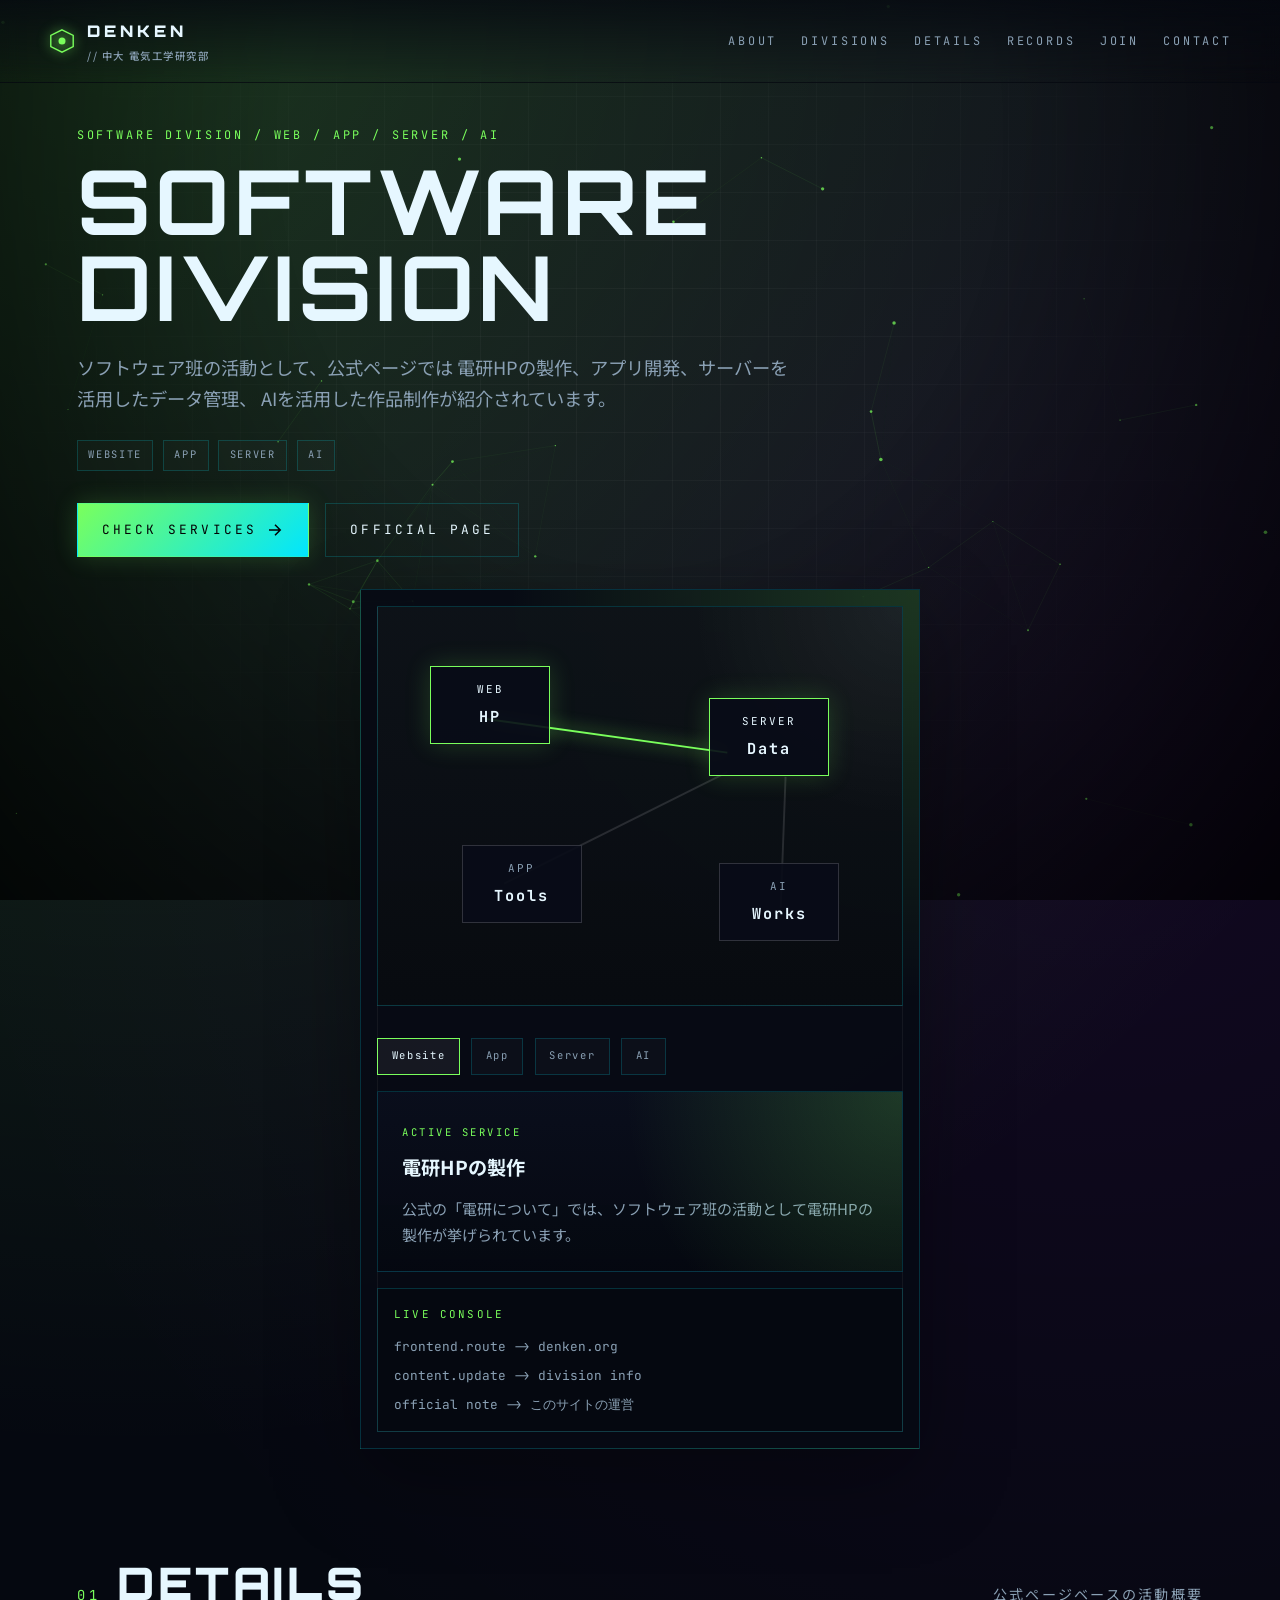
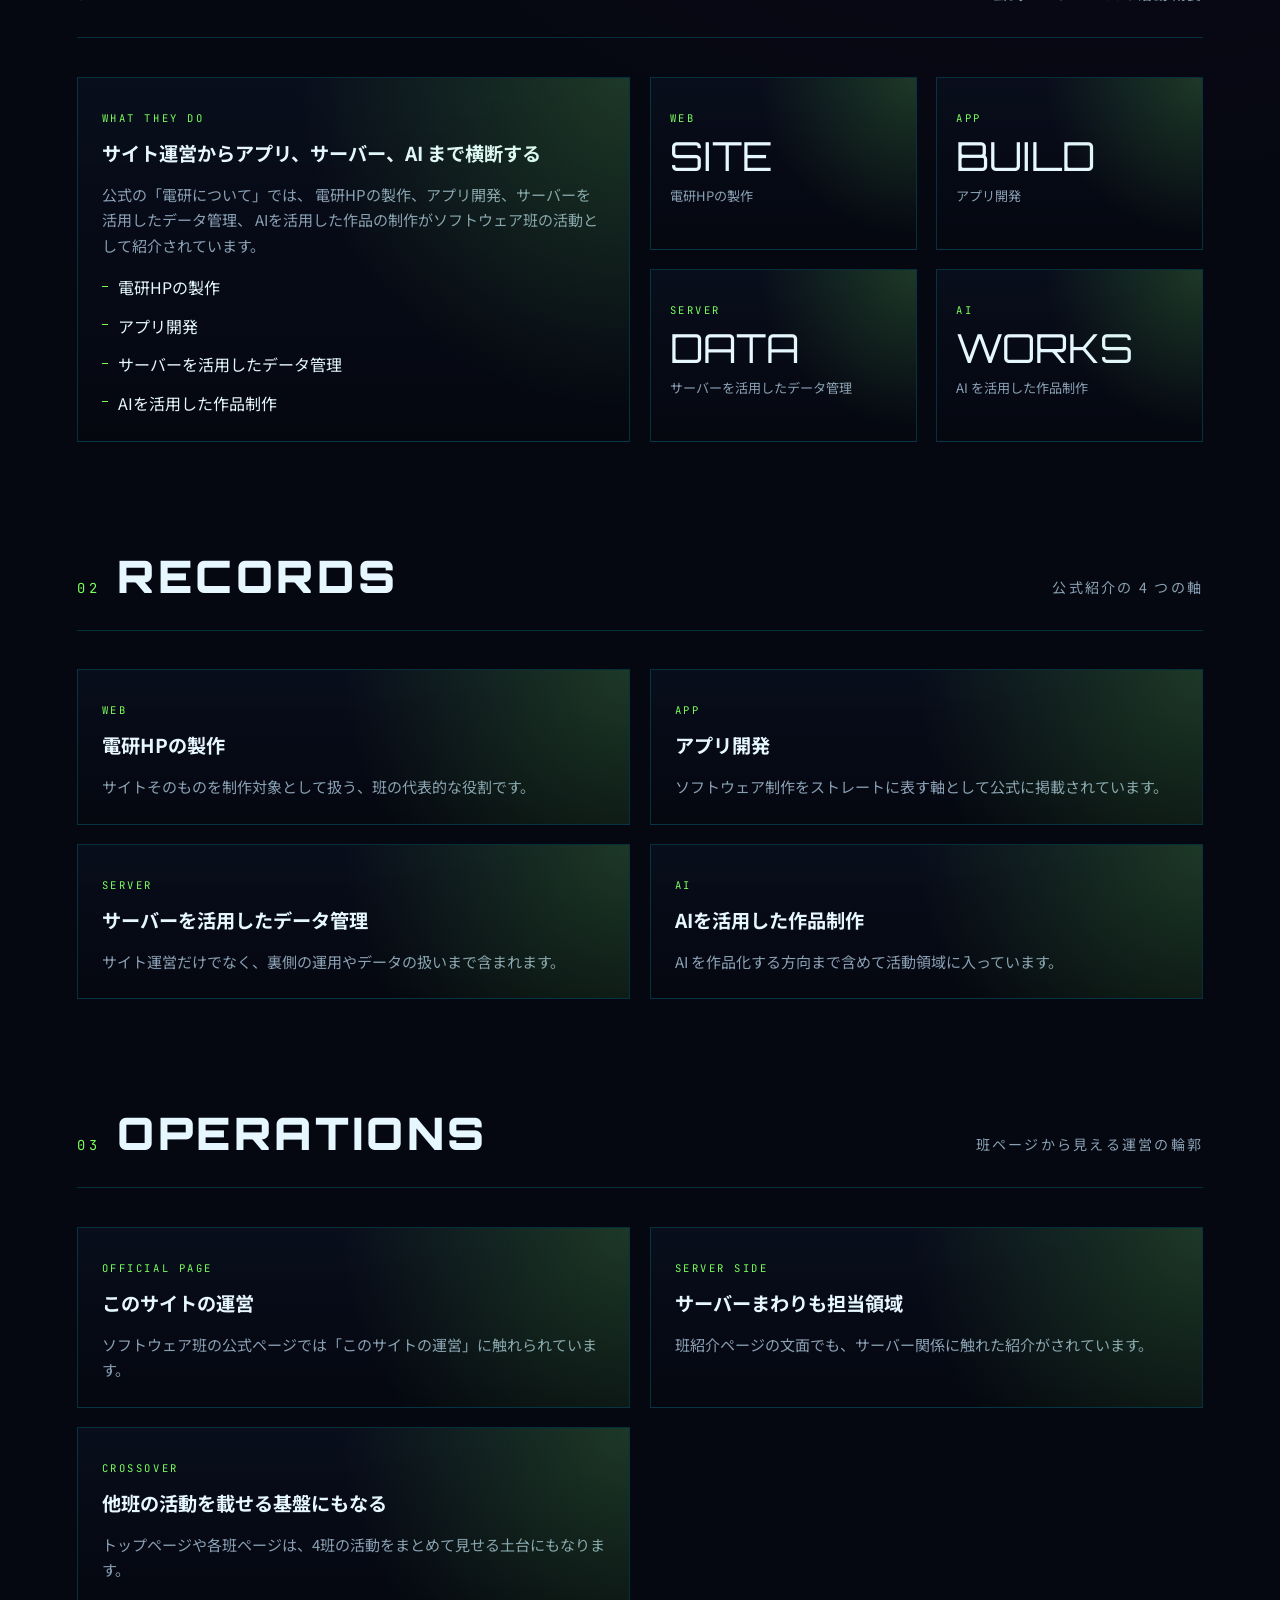
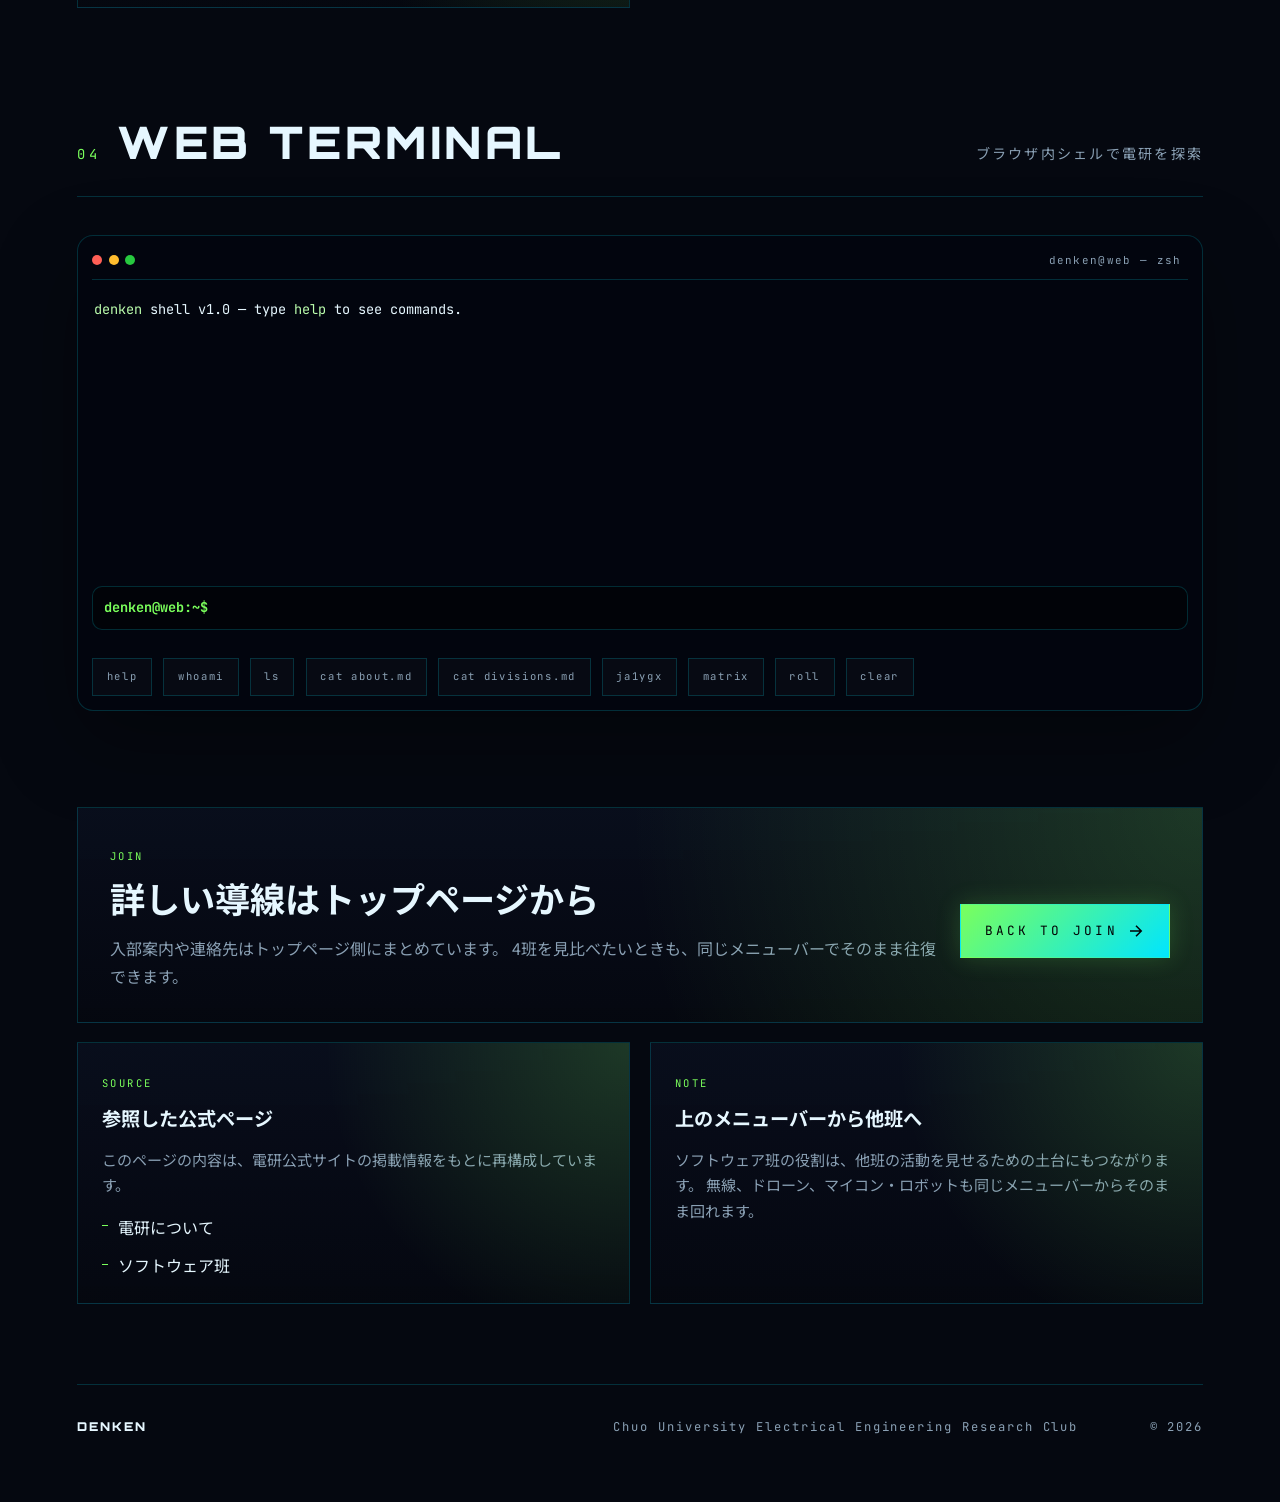
<file: software.html>
<!DOCTYPE html>
<html lang="ja">

<head>
    <meta charset="UTF-8" />
    <meta name="viewport" content="width=device-width, initial-scale=1.0" />
    <meta http-equiv="Cache-Control" content="no-store, max-age=0" />
    <meta http-equiv="Pragma" content="no-cache" />
    <meta http-equiv="Expires" content="0" />
    <meta name="robots" content="noindex, nofollow" />
    <meta name="description" content="中央大学 電気工学研究部 ソフトウェア班。HP制作、アプリ開発、サーバー活用、AI作品制作を紹介。" />
    <title>DENKEN // Software Division</title>
    <link rel="preconnect" href="https://fonts.googleapis.com" />
    <link rel="preconnect" href="https://fonts.gstatic.com" crossorigin />
    <link
        href="https://fonts.googleapis.com/css2?family=JetBrains+Mono:wght@300;500;700&amp;family=Orbitron:wght@500;700;900&amp;family=Noto+Sans+JP:wght@300;500;700&amp;display=swap"
        rel="stylesheet" />
    <link rel="stylesheet" href="division.css?v=20260419-1315" />
    <script src="division.js?v=20260419-1315" defer></script>
</head>

<body data-division="software">
    <canvas id="bg-canvas" class="bg-canvas"></canvas>
    <div class="bg-grid"></div>
    <div class="bg-vignette"></div>

    <header class="nav">
        <a href="index.html#top" class="nav__brand">
            <span class="nav__logo" aria-hidden="true">
                <svg viewBox="0 0 40 40">
                    <polygon points="20,4 36,12 36,28 20,36 4,28 4,12" fill="none" stroke="currentColor"
                        stroke-width="2" />
                    <circle cx="20" cy="20" r="5" fill="currentColor" />
                </svg>
            </span>
            <span class="nav__name">DENKEN<span class="nav__sub">// 中大 電気工学研究部</span></span>
        </a>

        <nav class="nav__menu" aria-label="primary">
            <a href="index.html#about">ABOUT</a>
            <div class="nav__group">
                <button class="nav__link" type="button" aria-expanded="false" aria-haspopup="true">
                    <span>DIVISIONS</span>
                </button>
                <div class="nav__panel">
                    <a href="index.html#divisions">Overview</a>
                    <a href="radio.html">Radio</a>
                    <a href="drone.html">Drone</a>
                    <a href="robot.html">MCU / Robot</a>
                    <a href="software.html" aria-current="page">Software</a>
                </div>
            </div>
            <a href="#details">DETAILS</a>
            <a href="#records">RECORDS</a>
            <a href="#join">JOIN</a>
            <a href="index.html#contact">CONTACT</a>
        </nav>

        <button class="nav__toggle" aria-label="menu" aria-expanded="false">
            <span></span><span></span><span></span>
        </button>
    </header>

    <main class="division-page">
        <section class="division-hero">
            <div class="division-hero__copy reveal">
                <p class="division-hero__eyebrow">SOFTWARE DIVISION / WEB / APP / SERVER / AI</p>
                <h1 class="division-hero__title">SOFTWARE<br />DIVISION</h1>
                <p class="division-hero__lead">
                    ソフトウェア班の活動として、公式ページでは
                    電研HPの製作、アプリ開発、サーバーを活用したデータ管理、
                    AIを活用した作品制作が紹介されています。
                </p>
                <ul class="division-hero__meta">
                    <li>WEBSITE</li>
                    <li>APP</li>
                    <li>SERVER</li>
                    <li>AI</li>
                </ul>
                <div class="division-hero__actions">
                    <a href="#records" class="btn btn--primary">
                        <span>CHECK SERVICES</span>
                        <svg viewBox="0 0 24 24" aria-hidden="true">
                            <path d="M4 12h14M12 5l7 7-7 7" fill="none" stroke="currentColor" stroke-width="2" />
                        </svg>
                    </a>
                    <a href="https://den-ken.org/software.html" class="btn btn--ghost" target="_blank"
                        rel="noreferrer">
                        <span>OFFICIAL PAGE</span>
                    </a>
                </div>
            </div>

            <div class="division-hero__visual reveal">
                <div class="visual-shell">
                    <div class="system-map">
                        <div class="system-map__scene">
                            <svg viewBox="0 0 540 360" aria-hidden="true">
                                <line class="system-line" data-targets="website server" x1="110" y1="90" x2="360"
                                    y2="125" />
                                <line class="system-line" data-targets="app server" x1="130" y1="260" x2="360"
                                    y2="145" />
                                <line class="system-line" data-targets="server ai" x1="420" y1="150" x2="415"
                                    y2="285" />
                            </svg>
                            <div class="system-node system-node--website is-active" data-node="website">
                                WEB
                                <strong>HP</strong>
                            </div>
                            <div class="system-node system-node--app" data-node="app">
                                APP
                                <strong>Tools</strong>
                            </div>
                            <div class="system-node system-node--server is-active" data-node="server">
                                SERVER
                                <strong>Data</strong>
                            </div>
                            <div class="system-node system-node--ai" data-node="ai">
                                AI
                                <strong>Works</strong>
                            </div>
                        </div>

                        <div class="chip-buttons" aria-label="service selector">
                            <button class="is-active" type="button" data-service="website">Website</button>
                            <button type="button" data-service="app">App</button>
                            <button type="button" data-service="server">Server</button>
                            <button type="button" data-service="ai">AI</button>
                        </div>

                        <div class="panel">
                            <span class="panel__kicker">ACTIVE SERVICE</span>
                            <h2 class="panel__title" id="software-title">電研HPの製作</h2>
                            <p id="software-body">公式の「電研について」では、ソフトウェア班の活動として電研HPの製作が挙げられています。</p>
                        </div>

                        <div class="system-map__console">
                            <div class="system-map__console-title">LIVE CONSOLE</div>
                            <ul class="system-map__console-lines" id="software-console-lines">
                                <li>frontend.route -> denken.org</li>
                                <li>content.update -> division info</li>
                                <li>official note -> このサイトの運営</li>
                            </ul>
                        </div>
                    </div>
                </div>
            </div>
        </section>

        <section id="details" class="section">
            <div class="section__head">
                <span class="section__num">01</span>
                <h2 class="section__title">DETAILS</h2>
                <span class="section__sub">公式ページベースの活動概要</span>
            </div>

            <div class="grid-2">
                <article class="panel reveal">
                    <span class="panel__kicker">WHAT THEY DO</span>
                    <h3 class="panel__title">サイト運営からアプリ、サーバー、AI まで横断する</h3>
                    <p>
                        公式の「電研について」では、
                        電研HPの製作、アプリ開発、サーバーを活用したデータ管理、
                        AIを活用した作品の制作がソフトウェア班の活動として紹介されています。
                    </p>
                    <ul class="bullet-list">
                        <li>電研HPの製作</li>
                        <li>アプリ開発</li>
                        <li>サーバーを活用したデータ管理</li>
                        <li>AIを活用した作品制作</li>
                    </ul>
                </article>

                <div class="grid-4 reveal">
                    <article class="metric">
                        <div class="metric__kicker">WEB</div>
                        <div class="metric__value">SITE</div>
                        <div class="metric__note">電研HPの製作</div>
                    </article>
                    <article class="metric">
                        <div class="metric__kicker">APP</div>
                        <div class="metric__value">BUILD</div>
                        <div class="metric__note">アプリ開発</div>
                    </article>
                    <article class="metric">
                        <div class="metric__kicker">SERVER</div>
                        <div class="metric__value">DATA</div>
                        <div class="metric__note">サーバーを活用したデータ管理</div>
                    </article>
                    <article class="metric">
                        <div class="metric__kicker">AI</div>
                        <div class="metric__value">WORKS</div>
                        <div class="metric__note">AI を活用した作品制作</div>
                    </article>
                </div>
            </div>
        </section>

        <section id="records" class="section">
            <div class="section__head">
                <span class="section__num">02</span>
                <h2 class="section__title">RECORDS</h2>
                <span class="section__sub">公式紹介の 4 つの軸</span>
            </div>

            <div class="grid-4">
                <article class="project-card reveal">
                    <span class="project-card__kicker">WEB</span>
                    <h3 class="project-card__title">電研HPの製作</h3>
                    <p>サイトそのものを制作対象として扱う、班の代表的な役割です。</p>
                </article>
                <article class="project-card reveal">
                    <span class="project-card__kicker">APP</span>
                    <h3 class="project-card__title">アプリ開発</h3>
                    <p>ソフトウェア制作をストレートに表す軸として公式に掲載されています。</p>
                </article>
                <article class="project-card reveal">
                    <span class="project-card__kicker">SERVER</span>
                    <h3 class="project-card__title">サーバーを活用したデータ管理</h3>
                    <p>サイト運営だけでなく、裏側の運用やデータの扱いまで含まれます。</p>
                </article>
                <article class="project-card reveal">
                    <span class="project-card__kicker">AI</span>
                    <h3 class="project-card__title">AIを活用した作品制作</h3>
                    <p>AI を作品化する方向まで含めて活動領域に入っています。</p>
                </article>
            </div>
        </section>

        <section class="section">
            <div class="section__head">
                <span class="section__num">03</span>
                <h2 class="section__title">OPERATIONS</h2>
                <span class="section__sub">班ページから見える運営の輪郭</span>
            </div>

            <div class="grid-3">
                <article class="timeline-card reveal">
                    <span class="timeline-card__kicker">OFFICIAL PAGE</span>
                    <h3 class="timeline-card__title">このサイトの運営</h3>
                    <p>ソフトウェア班の公式ページでは「このサイトの運営」に触れられています。</p>
                </article>
                <article class="timeline-card reveal">
                    <span class="timeline-card__kicker">SERVER SIDE</span>
                    <h3 class="timeline-card__title">サーバーまわりも担当領域</h3>
                    <p>班紹介ページの文面でも、サーバー関係に触れた紹介がされています。</p>
                </article>
                <article class="timeline-card reveal">
                    <span class="timeline-card__kicker">CROSSOVER</span>
                    <h3 class="timeline-card__title">他班の活動を載せる基盤にもなる</h3>
                    <p>トップページや各班ページは、4班の活動をまとめて見せる土台にもなります。</p>
                </article>
            </div>
        </section>

        <section id="terminal" class="section">
            <div class="section__head">
                <span class="section__num">04</span>
                <h2 class="section__title">WEB TERMINAL</h2>
                <span class="section__sub">ブラウザ内シェルで電研を探索</span>
            </div>

            <div class="term reveal">
                <div class="term__bar">
                    <span class="term__dot"></span>
                    <span class="term__dot"></span>
                    <span class="term__dot"></span>
                    <span class="term__title">denken@web — zsh</span>
                </div>
                <div class="term__body" id="term-body" role="log" aria-live="polite"></div>
                <form class="term__form" id="term-form" autocomplete="off">
                    <span class="term__prompt">denken@web:~$</span>
                    <input class="term__input" id="term-input" type="text" spellcheck="false"
                        autocapitalize="off" autocorrect="off" autocomplete="off" aria-label="terminal input" />
                </form>
                <div class="chip-buttons term__chips" aria-label="quick commands">
                    <button type="button" data-cmd="help">help</button>
                    <button type="button" data-cmd="whoami">whoami</button>
                    <button type="button" data-cmd="ls">ls</button>
                    <button type="button" data-cmd="cat about.md">cat about.md</button>
                    <button type="button" data-cmd="cat divisions.md">cat divisions.md</button>
                    <button type="button" data-cmd="ja1ygx">ja1ygx</button>
                    <button type="button" data-cmd="matrix">matrix</button>
                    <button type="button" data-cmd="roll">roll</button>
                    <button type="button" data-cmd="clear">clear</button>
                </div>
            </div>
        </section>

        <section id="join" class="section">
            <div class="cta-panel reveal">
                <div>
                    <span class="panel__kicker">JOIN</span>
                    <h2 class="cta-panel__title">詳しい導線はトップページから</h2>
                    <p class="cta-panel__copy">
                        入部案内や連絡先はトップページ側にまとめています。
                        4班を見比べたいときも、同じメニューバーでそのまま往復できます。
                    </p>
                </div>
                <div class="division-hero__actions">
                    <a href="index.html#join" class="btn btn--primary">
                        <span>BACK TO JOIN</span>
                        <svg viewBox="0 0 24 24" aria-hidden="true">
                            <path d="M4 12h14M12 5l7 7-7 7" fill="none" stroke="currentColor" stroke-width="2" />
                        </svg>
                    </a>
                </div>
            </div>

            <div class="grid-2 stack-top">
                <article class="source-card reveal">
                    <span class="source-card__kicker">SOURCE</span>
                    <h3 class="source-card__title">参照した公式ページ</h3>
                    <p>このページの内容は、電研公式サイトの掲載情報をもとに再構成しています。</p>
                    <ul class="source-list">
                        <li><a href="https://den-ken.org/about.html" target="_blank" rel="noreferrer">電研について</a></li>
                        <li><a href="https://den-ken.org/software.html" target="_blank" rel="noreferrer">ソフトウェア班</a></li>
                    </ul>
                </article>
                <article class="panel reveal">
                    <span class="panel__kicker">NOTE</span>
                    <h3 class="panel__title">上のメニューバーから他班へ</h3>
                    <p>
                        ソフトウェア班の役割は、他班の活動を見せるための土台にもつながります。
                        無線、ドローン、マイコン・ロボットも同じメニューバーからそのまま回れます。
                    </p>
                </article>
            </div>
        </section>

        <footer class="footer">
            <div class="footer__brand">DENKEN</div>
            <div>Chuo University Electrical Engineering Research Club</div>
            <div class="footer__copy">© <span id="year"></span></div>
        </footer>
    </main>
</body>

</html>
</file>
<file: division.css>
/* ============================================================
   DENKEN // Division Pages
   ============================================================ */

:root {
    --bg: #050810;
    --bg-2: #0a0f1e;
    --panel: rgba(8, 12, 24, 0.84);
    --panel-strong: rgba(7, 10, 20, 0.94);
    --ink: #e6f7ff;
    --ink-dim: #8aa0b4;
    --cyan: #00e5ff;
    --magenta: #b400ff;
    --pink: #ff2d9c;
    --yellow: #ffd400;
    --green: #7aff5c;
    --line: rgba(0, 229, 255, 0.18);
    --line-soft: rgba(230, 247, 255, 0.08);
    --font-jp: "Noto Sans JP", "Hiragino Kaku Gothic ProN", system-ui, sans-serif;
    --font-dis: "Orbitron", "JetBrains Mono", monospace;
    --font-mono: "JetBrains Mono", ui-monospace, monospace;
    --accent: #00e5ff;
    --accent-soft: rgba(0, 229, 255, 0.18);
    --accent-strong: #7beef9;
    --accent-hot: #b400ff;
}

body[data-division="radio"] {
    --accent: #00e5ff;
    --accent-soft: rgba(0, 229, 255, 0.18);
    --accent-strong: #89f5ff;
    --accent-hot: #b400ff;
}

body[data-division="drone"] {
    --accent: #ff2d9c;
    --accent-soft: rgba(255, 45, 156, 0.18);
    --accent-strong: #ff8cca;
    --accent-hot: #ffd400;
}

body[data-division="robot"] {
    --accent: #ffd400;
    --accent-soft: rgba(255, 212, 0, 0.18);
    --accent-strong: #ffe671;
    --accent-hot: #00e5ff;
}

body[data-division="software"] {
    --accent: #7aff5c;
    --accent-soft: rgba(122, 255, 92, 0.18);
    --accent-strong: #bcffae;
    --accent-hot: #00e5ff;
}

* {
    box-sizing: border-box;
    margin: 0;
    padding: 0;
}

html {
    scroll-behavior: smooth;
}

body {
    font-family: var(--font-jp);
    color: var(--ink);
    background:
        radial-gradient(circle at 10% 0%, var(--accent-soft), transparent 30%),
        radial-gradient(circle at 85% 15%, rgba(180, 0, 255, 0.08), transparent 28%),
        var(--bg);
    line-height: 1.7;
    overflow-x: hidden;
    -webkit-font-smoothing: antialiased;
    text-rendering: optimizeLegibility;
}

a {
    color: inherit;
    text-decoration: none;
}

button {
    font: inherit;
    color: inherit;
    border: 0;
    background: none;
    cursor: pointer;
}

img,
svg,
canvas {
    display: block;
    max-width: 100%;
}

::selection {
    background: var(--accent);
    color: #000;
}

.bg-canvas {
    position: fixed;
    inset: 0;
    z-index: -2;
    width: 100%;
    height: 100%;
}

.bg-grid {
    position: fixed;
    inset: 0;
    z-index: -1;
    pointer-events: none;
    background-image:
        linear-gradient(rgba(255, 255, 255, 0.04) 1px, transparent 1px),
        linear-gradient(90deg, rgba(255, 255, 255, 0.04) 1px, transparent 1px);
    background-size: 48px 48px;
    mask-image: radial-gradient(ellipse at 50% 40%, #000 0%, transparent 80%);
    -webkit-mask-image: radial-gradient(ellipse at 50% 40%, #000 0%, transparent 80%);
}

.bg-vignette {
    position: fixed;
    inset: 0;
    z-index: -1;
    pointer-events: none;
    background: radial-gradient(ellipse at 50% 15%, transparent 40%, rgba(0, 0, 0, 0.74) 100%);
}

.nav {
    position: fixed;
    top: 0;
    right: 0;
    left: 0;
    z-index: 50;
    display: flex;
    align-items: center;
    justify-content: space-between;
    gap: 1rem;
    padding: 1.1rem clamp(1.2rem, 4vw, 3rem);
    border-bottom: 1px solid transparent;
    background: linear-gradient(180deg, rgba(5, 8, 16, 0.74), rgba(5, 8, 16, 0));
    backdrop-filter: blur(10px);
    transition: background 0.3s, border-color 0.3s;
}

.nav.is-scrolled {
    background: rgba(5, 8, 16, 0.9);
    border-bottom-color: var(--line);
}

.nav__brand {
    display: flex;
    align-items: center;
    gap: 0.7rem;
    color: var(--accent);
}

.nav__logo {
    width: 28px;
    height: 28px;
    filter: drop-shadow(0 0 6px var(--accent));
}

.nav__name {
    font-family: var(--font-dis);
    font-size: 1rem;
    font-weight: 900;
    letter-spacing: 0.25em;
    color: var(--ink);
}

.nav__sub {
    display: block;
    margin-top: 2px;
    font-family: var(--font-jp);
    font-size: 0.65rem;
    font-weight: 500;
    letter-spacing: 0.15em;
    color: var(--ink-dim);
}

.nav__menu {
    display: flex;
    gap: 1.5rem;
}

.nav__group {
    position: relative;
}

.nav__menu a,
.nav__link {
    position: relative;
    padding: 0.35rem 0;
    display: inline-flex;
    align-items: center;
    gap: 0.45rem;
    font-family: var(--font-mono);
    font-size: 0.74rem;
    letter-spacing: 0.24em;
    color: var(--ink-dim);
    transition: color 0.2s;
}

.nav__link {
    border: 0;
    background: none;
}

.nav__menu a::after,
.nav__link::after {
    content: "";
    position: absolute;
    right: 0;
    bottom: 0;
    left: 0;
    width: 0;
    height: 2px;
    background: linear-gradient(135deg, var(--accent), var(--accent-hot));
    transition: width 0.3s;
}

.nav__menu a:hover,
.nav__link:hover,
.nav__group:hover > .nav__link,
.nav__group.is-open > .nav__link,
.nav__menu a[aria-current="page"] {
    color: var(--ink);
}

.nav__menu a:hover::after,
.nav__link:hover::after,
.nav__group:hover > .nav__link::after,
.nav__group.is-open > .nav__link::after,
.nav__menu a[aria-current="page"]::after {
    width: 100%;
}

.nav__panel {
    position: absolute;
    top: calc(100% + 0.9rem);
    left: 50%;
    min-width: 240px;
    padding: 0.8rem;
    display: grid;
    gap: 0.2rem;
    border: 1px solid var(--line);
    background: rgba(5, 8, 16, 0.95);
    box-shadow: 0 24px 64px rgba(0, 0, 0, 0.35);
    opacity: 0;
    pointer-events: none;
    transform: translateX(-50%) translateY(10px);
    transition: opacity 0.25s ease, transform 0.25s ease;
}

.nav__panel a {
    padding: 0.65rem 0.75rem;
    justify-content: space-between;
    font-size: 0.68rem;
    letter-spacing: 0.2em;
    border: 1px solid transparent;
}

.nav__panel a::after {
    display: none;
}

.nav__panel a:hover,
.nav__panel a[aria-current="page"] {
    border-color: var(--line);
    background: rgba(255, 255, 255, 0.03);
}

.nav__group:hover .nav__panel,
.nav__group:focus-within .nav__panel,
.nav__group.is-open .nav__panel {
    opacity: 1;
    pointer-events: auto;
    transform: translateX(-50%) translateY(0);
}

.nav__toggle {
    position: relative;
    display: none;
    width: 32px;
    height: 24px;
}

.nav__toggle span {
    position: absolute;
    right: 0;
    left: 0;
    height: 2px;
    background: var(--ink);
    transition: 0.3s;
}

.nav__toggle span:nth-child(1) {
    top: 2px;
}

.nav__toggle span:nth-child(2) {
    top: 11px;
}

.nav__toggle span:nth-child(3) {
    top: 20px;
}

.nav__toggle[aria-expanded="true"] span:nth-child(1) {
    transform: translateY(9px) rotate(45deg);
}

.nav__toggle[aria-expanded="true"] span:nth-child(2) {
    opacity: 0;
}

.nav__toggle[aria-expanded="true"] span:nth-child(3) {
    transform: translateY(-9px) rotate(-45deg);
}

.page {
    min-height: 100vh;
}

.division-page {
    padding: 7.8rem clamp(1.4rem, 6vw, 5rem) 4rem;
}

.division-hero {
    display: grid;
    grid-template-columns: minmax(0, 1fr) minmax(0, 560px);
    gap: 2rem;
    align-items: center;
    min-height: calc(100vh - 8rem);
}

.division-hero__eyebrow {
    font-family: var(--font-mono);
    font-size: 0.74rem;
    letter-spacing: 0.24em;
    color: var(--accent);
}

.division-hero__title {
    margin-top: 0.8rem;
    font-family: var(--font-dis);
    font-size: clamp(2.9rem, 7vw, 5.8rem);
    line-height: 0.96;
    letter-spacing: 0.05em;
}

.division-hero__lead {
    max-width: 720px;
    margin-top: 1.4rem;
    color: var(--ink-dim);
    font-size: clamp(1rem, 1.55vw, 1.14rem);
}

.division-hero__meta {
    display: flex;
    flex-wrap: wrap;
    gap: 0.6rem;
    margin-top: 1.6rem;
    list-style: none;
}

.division-hero__meta li {
    padding: 0.35rem 0.65rem;
    border: 1px solid var(--line);
    background: rgba(255, 255, 255, 0.02);
    font-family: var(--font-mono);
    font-size: 0.65rem;
    letter-spacing: 0.16em;
    color: var(--ink-dim);
}

.division-hero__actions {
    display: flex;
    flex-wrap: wrap;
    gap: 1rem;
    margin-top: 2rem;
}

.btn {
    position: relative;
    display: inline-flex;
    align-items: center;
    gap: 0.6rem;
    padding: 0.95rem 1.5rem;
    border: 1px solid transparent;
    font-family: var(--font-mono);
    font-size: 0.8rem;
    letter-spacing: 0.24em;
    text-transform: uppercase;
    transition: transform 0.2s, border-color 0.3s, box-shadow 0.3s, background 0.3s;
}

.btn svg {
    width: 18px;
    height: 18px;
    transition: transform 0.3s;
}

.btn:hover svg {
    transform: translateX(4px);
}

.btn--primary {
    background: linear-gradient(135deg, var(--accent), var(--accent-hot));
    color: #020204;
    box-shadow: 0 0 24px var(--accent-soft);
}

.btn--primary:hover {
    transform: translateY(-2px);
    box-shadow: 0 0 38px var(--accent-soft);
}

.btn--ghost {
    border-color: var(--line);
    color: var(--ink);
}

.btn--ghost:hover {
    border-color: var(--accent);
    background: rgba(255, 255, 255, 0.04);
}

.division-hero__visual {
    position: relative;
    min-width: 0;
    min-height: 560px;
    display: grid;
    place-items: center;
}

.visual-shell {
    position: relative;
    width: min(100%, 560px);
    min-height: 0;
    border: 1px solid var(--line);
    background:
        radial-gradient(circle at top right, var(--accent-soft), transparent 40%),
        rgba(7, 10, 20, 0.92);
    box-shadow: 0 28px 80px rgba(0, 0, 0, 0.34);
    overflow: visible;
}

.visual-shell::before {
    content: "";
    position: absolute;
    inset: 1rem;
    border: 1px solid rgba(255, 255, 255, 0.05);
    pointer-events: none;
}

.section {
    padding: 6rem 0 0;
    scroll-margin-top: 6.8rem;
}

.section__head {
    display: flex;
    align-items: baseline;
    flex-wrap: wrap;
    gap: 1rem;
    margin-bottom: 2.4rem;
    padding-bottom: 1rem;
    border-bottom: 1px solid var(--line);
}

.section__num {
    font-family: var(--font-mono);
    font-size: 0.86rem;
    letter-spacing: 0.3em;
    color: var(--accent);
}

.section__title {
    font-family: var(--font-dis);
    font-size: clamp(1.7rem, 4vw, 2.8rem);
    font-weight: 900;
    letter-spacing: 0.08em;
}

.section__sub {
    margin-left: auto;
    color: var(--ink-dim);
    font-size: 0.88rem;
    letter-spacing: 0.16em;
}

.grid-2,
.grid-3,
.grid-4 {
    display: grid;
    gap: 1.2rem;
}

.grid-2 {
    grid-template-columns: repeat(2, minmax(0, 1fr));
}

.grid-3 {
    grid-template-columns: repeat(3, minmax(0, 1fr));
}

.grid-4 {
    grid-template-columns: repeat(4, minmax(0, 1fr));
}

.panel,
.metric,
.timeline-card,
.project-card,
.cta-panel,
.source-card {
    position: relative;
    min-width: 0;
    overflow: hidden;
    border: 1px solid var(--line);
    background: linear-gradient(180deg, rgba(10, 15, 30, 0.86), rgba(5, 8, 16, 0.95));
}

.panel,
.timeline-card,
.project-card,
.source-card {
    padding: 1.5rem;
}

.panel::before,
.metric::before,
.timeline-card::before,
.project-card::before,
.cta-panel::before,
.source-card::before {
    content: "";
    position: absolute;
    inset: 0;
    pointer-events: none;
    background: radial-gradient(circle at top right, var(--accent-soft), transparent 50%);
}

.panel__kicker,
.metric__kicker,
.timeline-card__kicker,
.project-card__kicker,
.source-card__kicker {
    display: inline-block;
    font-family: var(--font-mono);
    font-size: 0.66rem;
    letter-spacing: 0.24em;
    color: var(--accent);
}

.panel__title,
.project-card__title,
.timeline-card__title,
.source-card__title {
    margin-top: 0.5rem;
    font-size: 1.2rem;
    overflow-wrap: anywhere;
    word-break: break-word;
}

.panel p,
.timeline-card p,
.project-card p,
.source-card p {
    margin-top: 0.75rem;
    color: var(--ink-dim);
    font-size: 0.94rem;
}

.metric {
    padding: 1.5rem 1.2rem;
}

.metric__value {
    margin-top: 0.45rem;
    font-family: var(--font-dis);
    font-size: clamp(1.8rem, 4vw, 2.5rem);
    line-height: 1;
    overflow-wrap: anywhere;
    word-break: break-word;
}

.metric__note {
    margin-top: 0.55rem;
    color: var(--ink-dim);
    font-size: 0.82rem;
}

.bullet-list,
.source-list {
    display: grid;
    gap: 0.7rem;
    margin-top: 1rem;
    list-style: none;
}

.bullet-list li,
.source-list li {
    position: relative;
    padding-left: 1rem;
    color: var(--ink);
}

.bullet-list li::before,
.source-list li::before {
    content: "";
    position: absolute;
    top: 0.72em;
    left: 0;
    width: 0.38rem;
    height: 1px;
    background: var(--accent);
}

.chip-buttons {
    display: flex;
    flex-wrap: wrap;
    gap: 0.7rem;
    margin-top: 1rem;
}

.chip-buttons button {
    padding: 0.55rem 0.85rem;
    min-width: 0;
    border: 1px solid var(--line);
    background: rgba(255, 255, 255, 0.02);
    color: var(--ink-dim);
    font-family: var(--font-mono);
    font-size: 0.66rem;
    letter-spacing: 0.16em;
    overflow-wrap: anywhere;
    word-break: break-word;
    transition: border-color 0.25s ease, color 0.25s ease, background 0.25s ease;
}

.chip-buttons button.is-active {
    border-color: var(--accent);
    background: rgba(255, 255, 255, 0.06);
    color: var(--ink);
}

.cta-panel {
    display: grid;
    grid-template-columns: minmax(0, 1fr) auto;
    gap: 1.4rem;
    align-items: center;
    padding: 2rem;
}

.cta-panel__title {
    font-size: clamp(1.5rem, 3vw, 2.2rem);
}

.cta-panel__copy {
    margin-top: 0.5rem;
    color: var(--ink-dim);
}

.source-link {
    display: inline-flex;
    align-items: center;
    gap: 0.4rem;
    margin-top: 1rem;
    font-family: var(--font-mono);
    font-size: 0.72rem;
    letter-spacing: 0.16em;
    color: var(--accent);
}

.stack-top {
    margin-top: 1.2rem;
}

.reveal {
    opacity: 0;
    transform: translateY(28px);
    transition: opacity 0.8s ease, transform 0.8s ease;
}

.reveal.is-visible {
    opacity: 1;
    transform: none;
}

.footer {
    display: grid;
    grid-template-columns: 1fr 1fr auto;
    gap: 1rem;
    align-items: center;
    margin-top: 5rem;
    padding: 2rem 0 0;
    border-top: 1px solid var(--line);
    font-family: var(--font-mono);
    font-size: 0.76rem;
    letter-spacing: 0.16em;
    color: var(--ink-dim);
}

.footer__brand {
    font-family: var(--font-dis);
    font-weight: 900;
    color: var(--ink);
}

.footer__copy {
    text-align: right;
}

/* ============================================================
   Radio
   ============================================================ */

.radio-console {
    padding: 1.4rem;
    display: grid;
    gap: 1.1rem;
    min-width: 0;
}

.radio-console__screen {
    padding: 1.4rem;
    border: 1px solid var(--line);
    background:
        linear-gradient(180deg, rgba(0, 0, 0, 0.18), rgba(0, 0, 0, 0.35)),
        radial-gradient(circle at top right, var(--accent-soft), transparent 48%),
        #0a1019;
}

.radio-console__eyebrow {
    font-family: var(--font-mono);
    font-size: 0.62rem;
    letter-spacing: 0.26em;
    color: var(--accent);
}

.radio-console__freq {
    margin-top: 0.6rem;
    font-family: var(--font-dis);
    font-size: clamp(2rem, 6vw, 3.4rem);
    line-height: 1;
    overflow-wrap: anywhere;
    word-break: break-word;
}

.radio-console__title {
    margin-top: 0.55rem;
    font-size: 1rem;
}

.radio-console__body {
    margin-top: 0.7rem;
    color: var(--ink-dim);
    font-size: 0.9rem;
}

.radio-console__meter {
    display: flex;
    align-items: end;
    gap: 0.45rem;
    min-height: 110px;
}

.radio-console__meter span {
    flex: 1;
    border-radius: 999px 999px 0 0;
    background: linear-gradient(180deg, var(--accent-strong), var(--accent));
    opacity: 0.22;
    transform-origin: bottom;
    transition: opacity 0.25s ease, transform 0.25s ease;
}

.radio-console__meter span.is-active {
    opacity: 0.92;
}

.radio-console__dial {
    width: 100%;
    accent-color: var(--accent);
}

.radio-console__labels {
    display: flex;
    justify-content: space-between;
    flex-wrap: wrap;
    gap: 0.6rem;
    font-family: var(--font-mono);
    font-size: 0.62rem;
    letter-spacing: 0.18em;
    color: var(--ink-dim);
}

.radio-console__labels span {
    flex: 1 1 18%;
    min-width: 2.8rem;
    text-align: center;
}

/* ============================================================
   Drone
   ============================================================ */

.fpv {
    padding: 1rem;
    display: grid;
    gap: 1rem;
    min-width: 0;
}

.fpv__view {
    position: relative;
    min-height: 400px;
    overflow: hidden;
    border: 1px solid var(--line);
    background:
        linear-gradient(180deg, rgba(255, 182, 118, 0.25), rgba(36, 50, 74, 0.55)),
        radial-gradient(circle at 50% 15%, rgba(255, 255, 255, 0.24), transparent 28%),
        #09111d;
}

.fpv__horizon {
    position: absolute;
    inset: -18%;
    background:
        linear-gradient(180deg, rgba(255, 172, 123, 0.5) 0 44%, rgba(42, 58, 90, 0.86) 44% 100%);
    transform-origin: center;
    transition: transform 0.18s ease;
}

.fpv__grid,
.fpv__crosshair {
    position: absolute;
    inset: 0;
    pointer-events: none;
}

.fpv__grid {
    background-image:
        linear-gradient(rgba(255, 255, 255, 0.07) 1px, transparent 1px),
        linear-gradient(90deg, rgba(255, 255, 255, 0.07) 1px, transparent 1px);
    background-size: 48px 48px;
}

.fpv__crosshair::before,
.fpv__crosshair::after {
    content: "";
    position: absolute;
    left: 50%;
    top: 50%;
    background: rgba(255, 255, 255, 0.85);
    transform: translate(-50%, -50%);
}

.fpv__crosshair::before {
    width: 96px;
    height: 1px;
}

.fpv__crosshair::after {
    width: 1px;
    height: 96px;
}

.fpv__hud {
    position: absolute;
    inset: 1rem;
    display: grid;
    grid-template-columns: repeat(3, 1fr);
    align-content: space-between;
    font-family: var(--font-mono);
    font-size: 0.68rem;
    letter-spacing: 0.18em;
}

.fpv__hud strong {
    display: block;
    font-size: 1rem;
    color: var(--ink);
}

.fpv__hud-box {
    padding: 0.65rem 0.75rem;
    border: 1px solid rgba(255, 255, 255, 0.14);
    background: rgba(5, 8, 16, 0.38);
    width: auto;
    max-width: 100%;
    min-width: 0;
}

.fpv__hud-box--right {
    justify-self: end;
}

.fpv__hud-box--wide {
    grid-column: 1 / -1;
    justify-self: stretch;
}

/* ============================================================
   Robot
   ============================================================ */

.bench {
    padding: 1rem;
    display: grid;
    gap: 1rem;
    min-width: 0;
}

.bench__board {
    position: relative;
    min-height: 400px;
    overflow: hidden;
    border: 1px solid var(--line);
    background:
        radial-gradient(circle at top right, rgba(255, 255, 255, 0.06), transparent 36%),
        linear-gradient(180deg, rgba(14, 68, 43, 0.95), rgba(8, 49, 31, 0.98));
}

.bench__trace {
    position: absolute;
    inset: 0;
    background-image:
        linear-gradient(90deg, transparent 0 11%, rgba(208, 162, 89, 0.9) 11% 11.5%, transparent 11.5% 100%),
        linear-gradient(transparent 0 26%, rgba(208, 162, 89, 0.76) 26% 26.5%, transparent 26.5% 100%),
        linear-gradient(90deg, transparent 0 72%, rgba(208, 162, 89, 0.72) 72% 72.5%, transparent 72.5% 100%);
    opacity: 0.55;
}

.bench__part {
    position: absolute;
    border: 1px solid rgba(255, 255, 255, 0.14);
    background: rgba(5, 8, 16, 0.94);
    box-shadow: 0 0 0 1px rgba(0, 0, 0, 0.14);
    opacity: 0.14;
    transform: translateY(18px) scale(0.94);
    transition: opacity 0.3s ease, transform 0.3s ease, border-color 0.3s ease;
}

.bench__part--sensor {
    top: 22%;
    left: 14%;
    width: 26%;
    height: 18%;
}

.bench__part--dustbox {
    top: 56%;
    left: 18%;
    width: 22%;
    height: 16%;
}

.bench__part--cheat {
    top: 29%;
    right: 14%;
    width: 24%;
    height: 20%;
}

.bench__part--printer {
    right: 17%;
    bottom: 14%;
    width: 20%;
    height: 18%;
}

.bench[data-stage="sensor"] .bench__part--sensor,
.bench[data-stage="dustbox"] .bench__part--sensor,
.bench[data-stage="dustbox"] .bench__part--dustbox,
.bench[data-stage="cheat"] .bench__part--sensor,
.bench[data-stage="cheat"] .bench__part--dustbox,
.bench[data-stage="cheat"] .bench__part--cheat,
.bench[data-stage="printer"] .bench__part {
    opacity: 0.96;
    transform: translateY(0) scale(1);
    border-color: rgba(255, 255, 255, 0.3);
}

.bench__legend {
    position: absolute;
    left: 1rem;
    right: 1rem;
    bottom: 1rem;
    display: flex;
    flex-wrap: wrap;
    gap: 0.55rem;
    list-style: none;
}

.bench__legend li {
    padding: 0.35rem 0.55rem;
    border: 1px solid rgba(255, 255, 255, 0.14);
    background: rgba(5, 8, 16, 0.5);
    font-family: var(--font-mono);
    font-size: 0.62rem;
    letter-spacing: 0.14em;
}

/* ============================================================
   Software
   ============================================================ */

.system-map {
    padding: 1rem;
    display: grid;
    gap: 1rem;
    min-width: 0;
}

.system-map__scene {
    position: relative;
    min-height: 400px;
    overflow: hidden;
    border: 1px solid var(--line);
    background:
        radial-gradient(circle at top right, rgba(255, 255, 255, 0.06), transparent 32%),
        linear-gradient(180deg, rgba(14, 19, 24, 0.95), rgba(8, 11, 16, 0.98));
}

.system-map__scene svg {
    position: absolute;
    inset: 0;
    width: 100%;
    height: 100%;
}

.system-line {
    stroke: rgba(255, 255, 255, 0.12);
    stroke-width: 2;
}

.system-line--active {
    stroke: var(--accent);
    filter: drop-shadow(0 0 8px var(--accent));
}

.system-node {
    position: absolute;
    width: 120px;
    max-width: calc(100% - 1rem);
    padding: 0.8rem 0.7rem;
    border: 1px solid rgba(255, 255, 255, 0.16);
    background: rgba(8, 12, 24, 0.9);
    text-align: center;
    font-family: var(--font-mono);
    font-size: 0.68rem;
    letter-spacing: 0.18em;
    color: var(--ink-dim);
    transition: border-color 0.25s ease, box-shadow 0.25s ease, color 0.25s ease, transform 0.25s ease;
}

.system-node strong {
    display: block;
    margin-top: 0.35rem;
    font-size: 0.95rem;
    color: var(--ink);
    overflow-wrap: anywhere;
    word-break: break-word;
}

.system-node--website {
    top: 16%;
    left: 10%;
}

.system-node--app {
    top: 60%;
    left: 16%;
}

.system-node--server {
    top: 24%;
    right: 14%;
}

.system-node--ai {
    right: 12%;
    bottom: 16%;
}

.system-node.is-active {
    border-color: var(--accent);
    box-shadow: 0 0 26px var(--accent-soft);
    color: var(--ink);
    transform: translateY(-4px);
}

.system-map__console {
    padding: 1rem;
    border: 1px solid var(--line);
    background: rgba(5, 8, 16, 0.8);
    font-family: var(--font-mono);
}

.system-map__console-title {
    font-size: 0.68rem;
    letter-spacing: 0.2em;
    color: var(--accent);
}

.system-map__console-lines {
    display: grid;
    gap: 0.45rem;
    margin-top: 0.75rem;
    list-style: none;
}

.system-map__console-lines li {
    color: var(--ink-dim);
    font-size: 0.8rem;
    overflow-wrap: anywhere;
    word-break: break-word;
}

/* ============================================================
   Responsive
   ============================================================ */

@media (max-width: 1280px) {
    .division-hero {
        grid-template-columns: 1fr;
        min-height: auto;
    }

    .grid-4 {
        grid-template-columns: repeat(2, minmax(0, 1fr));
    }

    .grid-3 {
        grid-template-columns: repeat(2, minmax(0, 1fr));
    }
}

@media (max-width: 820px) {
    .nav {
        padding: 0.95rem 1rem;
    }

    .nav__brand {
        min-width: 0;
    }

    .nav__name {
        font-size: 0.88rem;
        letter-spacing: 0.18em;
    }

    .nav__sub {
        font-size: 0.56rem;
        letter-spacing: 0.1em;
    }

    .nav__menu {
        position: fixed;
        top: 0;
        right: 0;
        bottom: 0;
        width: min(82vw, 320px);
        padding: 5rem 2rem;
        border-left: 1px solid var(--line);
        background: rgba(5, 8, 16, 0.97);
        display: flex;
        flex-direction: column;
        justify-content: center;
        gap: 2rem;
        transform: translateX(100%);
        transition: transform 0.35s ease;
    }

    .nav__menu.is-open {
        transform: translateX(0);
    }

    .nav__menu a,
    .nav__link {
        font-size: 0.95rem;
    }

    .nav__group {
        width: 100%;
    }

    .nav__link {
        width: 100%;
        justify-content: space-between;
    }

    .nav__panel {
        position: static;
        left: auto;
        top: auto;
        min-width: 0;
        max-height: 0;
        overflow: hidden;
        padding: 0 0.9rem;
        margin-top: 0;
        opacity: 1;
        pointer-events: none;
        transform: none;
        box-shadow: none;
        border-color: transparent;
        transition:
            max-height 0.25s ease,
            margin-top 0.25s ease,
            border-color 0.25s ease,
            padding 0.25s ease;
    }

    .nav__group.is-open .nav__panel {
        max-height: 320px;
        margin-top: 0.55rem;
        padding: 0.8rem 0.9rem;
        pointer-events: auto;
        border-color: var(--line);
    }

    .nav__panel a {
        font-size: 0.8rem;
    }

    .nav__toggle {
        display: block;
        z-index: 60;
    }

    .division-page {
        padding: 6.6rem 1rem 3rem;
    }

    .division-hero {
        gap: 1.1rem;
    }

    .division-hero__eyebrow {
        font-size: 0.62rem;
        letter-spacing: 0.16em;
    }

    .division-hero__title {
        font-size: clamp(2.3rem, 11vw, 3.9rem);
    }

    .division-hero__lead {
        margin-top: 1rem;
        font-size: 0.94rem;
        line-height: 1.8;
    }

    .division-hero__meta {
        gap: 0.45rem;
        margin-top: 1.1rem;
    }

    .division-hero__meta li {
        font-size: 0.58rem;
        letter-spacing: 0.1em;
    }

    .division-hero__actions {
        gap: 0.75rem;
        margin-top: 1.25rem;
    }

    .division-hero__actions .btn {
        width: 100%;
        justify-content: center;
    }

    .division-hero__visual {
        min-height: auto;
    }

    .visual-shell {
        width: 100%;
        min-height: auto;
    }

    .section {
        padding-top: 4.5rem;
    }

    .section__head {
        gap: 0.75rem;
        margin-bottom: 1.8rem;
        padding-bottom: 0.85rem;
    }

    .section__title {
        font-size: clamp(1.45rem, 8vw, 2.2rem);
    }

    .section__sub {
        width: 100%;
        margin-left: 0;
        font-size: 0.78rem;
        letter-spacing: 0.08em;
    }

    .panel,
    .timeline-card,
    .project-card,
    .source-card,
    .metric {
        padding: 1.1rem;
    }

    .metric__value {
        font-size: clamp(1.5rem, 8vw, 2.1rem);
    }

    .radio-console,
    .fpv,
    .bench,
    .system-map {
        padding: 0.8rem;
        gap: 0.8rem;
    }

    .radio-console__screen,
    .system-map__console {
        padding: 0.95rem;
    }

    .radio-console__freq {
        font-size: clamp(1.6rem, 9vw, 2.45rem);
    }

    .radio-console__labels {
        gap: 0.35rem 0.45rem;
        font-size: 0.55rem;
        letter-spacing: 0.1em;
    }

    .chip-buttons {
        gap: 0.5rem;
    }

    .chip-buttons button {
        flex: 1 1 calc(50% - 0.25rem);
        text-align: center;
    }

    .fpv__view,
    .bench__board,
    .system-map__scene {
        min-height: 300px;
    }

    .fpv__hud {
        inset: 0.7rem;
        grid-template-columns: repeat(2, minmax(0, 1fr));
        gap: 0.55rem;
        font-size: 0.58rem;
    }

    .fpv__hud strong {
        font-size: 0.82rem;
    }

    .fpv__hud-box--right {
        justify-self: auto;
    }

    .bench__legend {
        position: static;
        left: auto;
        right: auto;
        bottom: auto;
        padding: 0.85rem 0.85rem 0;
    }

    .bench__legend li {
        font-size: 0.56rem;
        letter-spacing: 0.1em;
    }

    .grid-2,
    .grid-4 {
        grid-template-columns: 1fr;
    }

    .grid-3 {
        grid-template-columns: 1fr;
    }

    .cta-panel {
        grid-template-columns: 1fr;
    }

    .footer {
        grid-template-columns: 1fr;
        text-align: center;
    }

    .footer__copy {
        text-align: center;
    }

    .system-node {
        width: 82px;
        padding: 0.55rem 0.45rem;
        font-size: 0.54rem;
        letter-spacing: 0.08em;
    }

    .system-node strong {
        font-size: 0.72rem;
    }

    .system-node--website {
        top: 12%;
        left: 6%;
    }

    .system-node--app {
        top: auto;
        left: 8%;
        bottom: 14%;
    }

    .system-node--server {
        top: 18%;
        right: 8%;
    }

    .system-node--ai {
        right: 6%;
        bottom: 12%;
    }
}

/* ============================================================
   DIVISION GIMMICKS
   ============================================================ */

/* --- Radio: CW KEY LAB --- */
.cw {
    display: grid;
    gap: 1rem;
    padding: 1.3rem;
    border: 1px solid var(--line);
    border-radius: 20px;
    background:
        radial-gradient(circle at 20% 10%, var(--accent-soft), transparent 50%),
        linear-gradient(180deg, rgba(9, 14, 26, 0.95), rgba(5, 8, 16, 0.95));
    box-shadow: 0 30px 80px rgba(0, 0, 0, 0.35);
}

.cw__screen {
    display: grid;
    gap: 0.7rem;
    padding: 1rem 1.1rem;
    border: 1px solid var(--line);
    border-radius: 14px;
    background: rgba(3, 6, 14, 0.85);
    font-family: var(--font-mono);
}

.cw__row {
    display: grid;
    grid-template-columns: 80px 1fr;
    align-items: center;
    gap: 0.8rem;
}

.cw__label {
    font-size: 0.62rem;
    letter-spacing: 0.18em;
    color: var(--ink-dim);
}

.cw__morse {
    min-height: 1.9rem;
    padding: 0.45rem 0.7rem;
    border: 1px dashed var(--line);
    border-radius: 8px;
    background: rgba(0, 0, 0, 0.35);
    color: var(--accent-strong);
    font-size: 1.1rem;
    letter-spacing: 0.15em;
    word-break: break-all;
    overflow-wrap: anywhere;
}

.cw__text {
    min-height: 1.9rem;
    padding: 0.45rem 0.7rem;
    border: 1px solid var(--line);
    border-radius: 8px;
    background: rgba(0, 0, 0, 0.25);
    color: var(--ink);
    font-size: 1rem;
    letter-spacing: 0.08em;
    word-break: break-all;
    overflow-wrap: anywhere;
    font-family: var(--font-mono);
}

.cw__key {
    position: relative;
    align-self: center;
    justify-self: center;
    width: min(240px, 72vw);
    aspect-ratio: 1 / 1;
    border: none;
    border-radius: 50%;
    background:
        radial-gradient(circle at 32% 30%, rgba(255, 255, 255, 0.22), rgba(255, 255, 255, 0) 55%),
        radial-gradient(circle at 50% 50%, rgba(180, 0, 255, 0.25), rgba(0, 0, 0, 0.85) 70%),
        #0a0f20;
    box-shadow:
        0 22px 50px rgba(0, 0, 0, 0.55),
        inset 0 0 0 1px rgba(255, 255, 255, 0.06),
        inset 0 -12px 30px rgba(0, 0, 0, 0.4);
    color: var(--ink);
    font-family: var(--font-dis);
    letter-spacing: 0.22em;
    font-weight: 700;
    user-select: none;
    -webkit-tap-highlight-color: transparent;
    transition: transform 0.08s ease, box-shadow 0.08s ease;
    cursor: pointer;
    touch-action: manipulation;
}

.cw__key:focus-visible {
    outline: 2px solid var(--accent);
    outline-offset: 4px;
}

.cw__key-ring {
    position: absolute;
    inset: 8%;
    border-radius: 50%;
    border: 1px solid var(--accent-soft);
    box-shadow: inset 0 0 30px var(--accent-soft);
    pointer-events: none;
    transition: box-shadow 0.15s ease, border-color 0.15s ease;
}

.cw__key-label {
    position: relative;
    z-index: 1;
    font-size: 0.82rem;
}

.cw__key.is-pressed {
    transform: scale(0.97);
    box-shadow:
        0 10px 24px rgba(0, 0, 0, 0.6),
        inset 0 0 0 1px rgba(255, 255, 255, 0.1),
        inset 0 -4px 12px rgba(0, 0, 0, 0.45);
}

.cw__key.is-pressed .cw__key-ring {
    border-color: var(--accent);
    box-shadow: inset 0 0 60px var(--accent);
}

.cw__chips {
    justify-content: center;
}

.cw__hint {
    color: var(--ink-dim);
    font-size: 0.78rem;
    text-align: center;
    letter-spacing: 0.04em;
}

/* --- Drone: FPV MODE launcher + overlay --- */
.fpv-launcher {
    display: grid;
    gap: 1rem;
    grid-template-columns: repeat(2, minmax(0, 1fr));
}

.fpv-launcher .panel {
    display: flex;
    flex-direction: column;
    gap: 0.6rem;
}

.fpv-launcher .btn {
    align-self: flex-start;
    margin-top: 0.4rem;
}

.fpv-overlay {
    position: fixed;
    inset: 0;
    z-index: 9000;
    pointer-events: none;
    opacity: 0;
    transition: opacity 0.35s ease;
    color: var(--accent);
    font-family: var(--font-mono);
    text-shadow: 0 0 6px var(--accent-soft);
    background:
        radial-gradient(circle at 50% 50%, transparent 55%, rgba(0, 0, 0, 0.75) 92%),
        repeating-linear-gradient(0deg, rgba(0, 229, 255, 0.04) 0 2px, transparent 2px 4px);
    mix-blend-mode: normal;
}

body.fpv-on .fpv-overlay {
    opacity: 1;
    pointer-events: auto;
}

body.fpv-on {
    overflow: hidden;
}

.fpv-overlay__frame {
    position: absolute;
    inset: 4% 5%;
    border: 2px solid var(--accent);
    border-radius: 30px;
    box-shadow:
        inset 0 0 60px rgba(0, 229, 255, 0.18),
        0 0 40px rgba(0, 229, 255, 0.25);
}

.fpv-overlay__corner {
    position: absolute;
    width: 42px;
    height: 42px;
    border: 3px solid var(--accent);
}

.fpv-overlay__corner.tl {
    top: 8%;
    left: 9%;
    border-right: 0;
    border-bottom: 0;
}

.fpv-overlay__corner.tr {
    top: 8%;
    right: 9%;
    border-left: 0;
    border-bottom: 0;
}

.fpv-overlay__corner.bl {
    bottom: 8%;
    left: 9%;
    border-right: 0;
    border-top: 0;
}

.fpv-overlay__corner.br {
    bottom: 8%;
    right: 9%;
    border-left: 0;
    border-top: 0;
}

.fpv-overlay__crosshair {
    position: absolute;
    left: 50%;
    top: 50%;
    width: 140px;
    height: 140px;
    transform: translate(-50%, -50%);
    pointer-events: none;
}

.fpv-overlay__crosshair::before,
.fpv-overlay__crosshair::after {
    content: "";
    position: absolute;
    background: var(--accent);
}

.fpv-overlay__crosshair::before {
    top: 50%;
    left: 0;
    right: 0;
    height: 1px;
    transform: translateY(-50%);
}

.fpv-overlay__crosshair::after {
    top: 0;
    bottom: 0;
    left: 50%;
    width: 1px;
    transform: translateX(-50%);
}

.fpv-overlay__dot {
    position: absolute;
    left: 50%;
    top: 50%;
    width: 10px;
    height: 10px;
    border-radius: 50%;
    border: 1px solid var(--accent);
    transform: translate(-50%, -50%);
}

.fpv-overlay__horizon {
    position: absolute;
    left: 50%;
    top: 50%;
    width: 360px;
    height: 180px;
    transform: translate(-50%, -50%);
    pointer-events: none;
}

.fpv-overlay__horizon span {
    position: absolute;
    left: 50%;
    top: 50%;
    width: 260px;
    height: 1px;
    background: var(--accent);
    transform: translate(-50%, -50%);
    transition: transform 0.18s ease;
    opacity: 0.85;
}

.fpv-overlay__horizon span::before,
.fpv-overlay__horizon span::after {
    content: "";
    position: absolute;
    top: -4px;
    width: 6px;
    height: 9px;
    border-left: 1px solid var(--accent);
    border-right: 1px solid var(--accent);
}

.fpv-overlay__horizon span::before {
    left: 18%;
}

.fpv-overlay__horizon span::after {
    right: 18%;
}

.fpv-overlay__hud {
    position: absolute;
    inset: 11% 12%;
    display: grid;
    grid-template-columns: repeat(3, minmax(0, 1fr));
    align-content: space-between;
    gap: 0.6rem 0.9rem;
    font-size: 0.74rem;
    letter-spacing: 0.12em;
}

.fpv-overlay__chip {
    display: grid;
    gap: 0.2rem;
    padding: 0.6rem 0.7rem;
    border: 1px solid var(--accent);
    border-radius: 12px;
    background: rgba(0, 0, 0, 0.45);
    backdrop-filter: blur(2px);
    font-size: 0.62rem;
}

.fpv-overlay__chip strong {
    font-size: 1rem;
    color: var(--accent-strong);
    font-family: var(--font-dis);
    letter-spacing: 0.14em;
}

.fpv-overlay__chip.align-right {
    justify-self: end;
    text-align: right;
}

.fpv-overlay__chip.align-center {
    justify-self: center;
}

.fpv-overlay__status {
    position: absolute;
    top: 11%;
    left: 50%;
    transform: translateX(-50%);
    padding: 0.35rem 0.9rem;
    border: 1px solid var(--accent);
    border-radius: 999px;
    background: rgba(0, 0, 0, 0.55);
    font-size: 0.68rem;
    letter-spacing: 0.22em;
    animation: fpv-blink 1.6s ease-in-out infinite;
}

@keyframes fpv-blink {
    0%, 100% { opacity: 0.4; }
    50% { opacity: 1; }
}

.fpv-overlay__close {
    position: absolute;
    top: 14%;
    right: 12%;
    padding: 0.55rem 1.1rem;
    border: 1px solid var(--accent);
    border-radius: 999px;
    background: rgba(0, 0, 0, 0.5);
    color: var(--accent);
    font-family: var(--font-dis);
    font-size: 0.75rem;
    letter-spacing: 0.18em;
    cursor: pointer;
    pointer-events: auto;
}

.fpv-overlay__close:hover {
    background: var(--accent);
    color: #000;
}

/* --- Robot: Lチカ LAB --- */
.lab {
    display: grid;
    grid-template-columns: 1.1fr 1fr;
    gap: 1rem;
}

.lab__board {
    position: relative;
    aspect-ratio: 16 / 10;
    border: 1px solid var(--line);
    border-radius: 16px;
    background:
        linear-gradient(180deg, #f2e2b4 0%, #e7d49a 100%);
    box-shadow:
        inset 0 0 0 10px rgba(0, 0, 0, 0.18),
        inset 0 0 0 11px rgba(255, 255, 255, 0.25),
        0 30px 70px rgba(0, 0, 0, 0.35);
    overflow: hidden;
}

.lab__board::before {
    content: "";
    position: absolute;
    inset: 14% 5%;
    background-image:
        radial-gradient(circle, rgba(0, 0, 0, 0.38) 1.1px, transparent 1.4px);
    background-size: 22px 22px;
    opacity: 0.85;
}

.lab__rail {
    position: absolute;
    left: 5%;
    right: 5%;
    height: 16px;
    border-radius: 6px;
    display: flex;
    align-items: center;
    justify-content: flex-start;
    padding-left: 0.6rem;
    font-family: var(--font-dis);
    font-size: 0.7rem;
    font-weight: 700;
    color: #fff;
    letter-spacing: 0.1em;
    box-shadow: inset 0 0 0 1px rgba(0, 0, 0, 0.25);
}

.lab__rail--pos {
    top: 6%;
    background: linear-gradient(180deg, #ff5858, #c12c2c);
}

.lab__rail--neg {
    bottom: 6%;
    background: linear-gradient(180deg, #3a6bff, #1a3ab5);
}

.lab__chip {
    position: absolute;
    left: 8%;
    top: 30%;
    width: 34%;
    height: 28%;
    background:
        linear-gradient(180deg, #1b1b1b 0%, #050505 100%);
    border-radius: 4px;
    box-shadow:
        inset 0 0 0 2px rgba(255, 255, 255, 0.08),
        0 3px 8px rgba(0, 0, 0, 0.5);
    color: #f1f1f1;
    font-family: var(--font-dis);
    font-size: 0.68rem;
    letter-spacing: 0.22em;
    display: flex;
    align-items: center;
    justify-content: center;
}

.lab__chip::before,
.lab__chip::after {
    content: "";
    position: absolute;
    left: 6%;
    right: 6%;
    height: 10%;
    background-image: repeating-linear-gradient(
        90deg,
        rgba(230, 230, 230, 0.85) 0 3px,
        transparent 3px 10px
    );
}

.lab__chip::before { top: -10%; }
.lab__chip::after { bottom: -10%; }

.lab__resistor {
    position: absolute;
    right: 26%;
    top: 46%;
    width: 16%;
    height: 7%;
    background: linear-gradient(180deg, #f2d29a, #cfa66c);
    border-radius: 4px;
    box-shadow: 0 3px 6px rgba(0, 0, 0, 0.4);
}

.lab__resistor::before,
.lab__resistor::after {
    content: "";
    position: absolute;
    top: 0;
    bottom: 0;
    width: 14px;
    background: #c86b3f;
}

.lab__resistor::before { left: 26%; }
.lab__resistor::after { right: 26%; }

.lab__led {
    position: absolute;
    right: 12%;
    top: 40%;
    width: 46px;
    height: 46px;
    border-radius: 50%;
    background:
        radial-gradient(circle at 35% 35%, rgba(255, 255, 255, 0.4), rgba(255, 255, 255, 0) 50%),
        radial-gradient(circle, #4e0808, #1a0303 75%);
    box-shadow:
        0 0 0 2px rgba(255, 255, 255, 0.2),
        0 3px 10px rgba(0, 0, 0, 0.6);
    transition: background 0.08s ease, box-shadow 0.08s ease;
}

.lab__led.is-on {
    background:
        radial-gradient(circle at 35% 30%, #ffffff, #ffd6d6 20%, #ff4747 55%, #c70202 80%);
    box-shadow:
        0 0 0 2px rgba(255, 255, 255, 0.4),
        0 0 38px rgba(255, 60, 60, 0.95),
        0 3px 12px rgba(0, 0, 0, 0.6);
}

.lab__wire {
    position: absolute;
    height: 4px;
    border-radius: 3px;
    box-shadow: 0 2px 3px rgba(0, 0, 0, 0.35);
}

.lab__wire--1 {
    left: 44%;
    right: 30%;
    top: 31%;
    background: #ffd400;
}

.lab__wire--2 {
    left: 44%;
    right: 16%;
    top: 58%;
    background: #7aff5c;
}

.lab__wire--3 {
    left: 16%;
    right: 18%;
    bottom: 11%;
    background: #00e5ff;
}

.lab__side {
    display: flex;
    flex-direction: column;
    gap: 0.8rem;
}

.lab__code {
    position: relative;
    padding: 0.95rem 1rem;
    border: 1px solid var(--line);
    border-radius: 12px;
    background: rgba(3, 6, 14, 0.92);
    color: var(--ink);
    font-family: var(--font-mono);
    font-size: 0.78rem;
    line-height: 1.7;
    overflow-x: auto;
    white-space: pre;
}

.lab__code::before {
    content: "arduino.c";
    position: absolute;
    top: 0;
    right: 0.9rem;
    transform: translateY(-50%);
    padding: 0.15rem 0.55rem;
    background: var(--bg);
    color: var(--ink-dim);
    font-size: 0.62rem;
    letter-spacing: 0.15em;
}

.lab__code .kw { color: var(--accent-strong); }
.lab__code .fn { color: var(--accent); }
.lab__code .num { color: var(--yellow); }
.lab__code .com { color: var(--ink-dim); font-style: italic; }

.lab__controls {
    display: flex;
    gap: 0.7rem;
}

.lab__controls .btn {
    flex: 1 1 auto;
    justify-content: center;
}

/* --- Software: WEB TERMINAL --- */
.term {
    display: grid;
    gap: 0.8rem;
    padding: 0.9rem;
    border: 1px solid var(--line);
    border-radius: 16px;
    background: rgba(3, 6, 14, 0.94);
    box-shadow: 0 30px 80px rgba(0, 0, 0, 0.35);
    font-family: var(--font-mono);
}

.term__bar {
    display: flex;
    align-items: center;
    gap: 0.4rem;
    padding-bottom: 0.6rem;
    border-bottom: 1px solid var(--line);
    font-size: 0.68rem;
    color: var(--ink-dim);
    letter-spacing: 0.12em;
}

.term__dot {
    width: 10px;
    height: 10px;
    border-radius: 50%;
    background: var(--ink-dim);
}

.term__dot:nth-child(1) { background: #ff5f56; }
.term__dot:nth-child(2) { background: #ffbd2e; }
.term__dot:nth-child(3) { background: #27c93f; }

.term__title {
    margin-left: auto;
    padding-right: 0.4rem;
}

.term__body {
    min-height: 280px;
    max-height: 360px;
    overflow-y: auto;
    padding: 0.4rem 0.1rem;
    font-size: 0.85rem;
    line-height: 1.6;
    white-space: pre-wrap;
    word-break: break-word;
}

.term__line {
    margin-bottom: 0.25rem;
}

.term__line.cmd::before {
    content: "denken@web:~$ ";
    color: var(--accent);
    font-weight: 700;
}

.term__line .hl {
    color: var(--accent-strong);
}

.term__line .err {
    color: var(--pink);
}

.term__line .dim {
    color: var(--ink-dim);
}

.term__form {
    display: flex;
    align-items: center;
    gap: 0.55rem;
    padding: 0.55rem 0.7rem;
    border: 1px solid var(--line);
    border-radius: 10px;
    background: rgba(0, 0, 0, 0.35);
}

.term__prompt {
    color: var(--accent);
    font-weight: 700;
    white-space: nowrap;
    font-size: 0.85rem;
}

.term__input {
    flex: 1 1 auto;
    min-width: 0;
    border: 0;
    outline: 0;
    background: transparent;
    color: var(--ink);
    font: inherit;
    font-size: 0.9rem;
    caret-color: var(--accent);
}

.term__chips {
    flex-wrap: wrap;
}

/* Division page tweaks for mobile gimmicks */
@media (max-width: 820px) {
    .fpv-launcher {
        grid-template-columns: 1fr;
    }

    .fpv-launcher .btn {
        align-self: stretch;
        justify-content: center;
    }

    .fpv-overlay__hud {
        inset: 16% 6%;
        grid-template-columns: repeat(2, minmax(0, 1fr));
        font-size: 0.66rem;
    }

    .fpv-overlay__chip {
        padding: 0.5rem 0.55rem;
    }

    .fpv-overlay__chip strong {
        font-size: 0.88rem;
    }

    .fpv-overlay__status {
        top: 9%;
        font-size: 0.6rem;
        padding: 0.3rem 0.7rem;
    }

    .fpv-overlay__close {
        top: 9%;
        right: 6%;
        padding: 0.4rem 0.8rem;
        font-size: 0.65rem;
    }

    .fpv-overlay__horizon {
        width: 280px;
    }

    .fpv-overlay__horizon span {
        width: 200px;
    }

    .lab {
        grid-template-columns: 1fr;
    }

    .lab__board {
        aspect-ratio: 3 / 2;
    }

    .lab__code {
        font-size: 0.72rem;
    }

    .cw__row {
        grid-template-columns: 62px 1fr;
        gap: 0.55rem;
    }

    .cw__label {
        font-size: 0.56rem;
    }

    .cw__key {
        width: min(200px, 64vw);
    }

    .cw__key-label {
        font-size: 0.72rem;
    }

    .term__body {
        min-height: 220px;
        max-height: 300px;
        font-size: 0.78rem;
    }

    .term__input {
        font-size: 0.82rem;
    }

    .term__prompt {
        font-size: 0.78rem;
    }
}

@media (prefers-reduced-motion: reduce) {
    *,
    *::before,
    *::after {
        animation-duration: 0.01ms !important;
        animation-iteration-count: 1 !important;
        transition-duration: 0.01ms !important;
        scroll-behavior: auto !important;
    }
}
</file>
